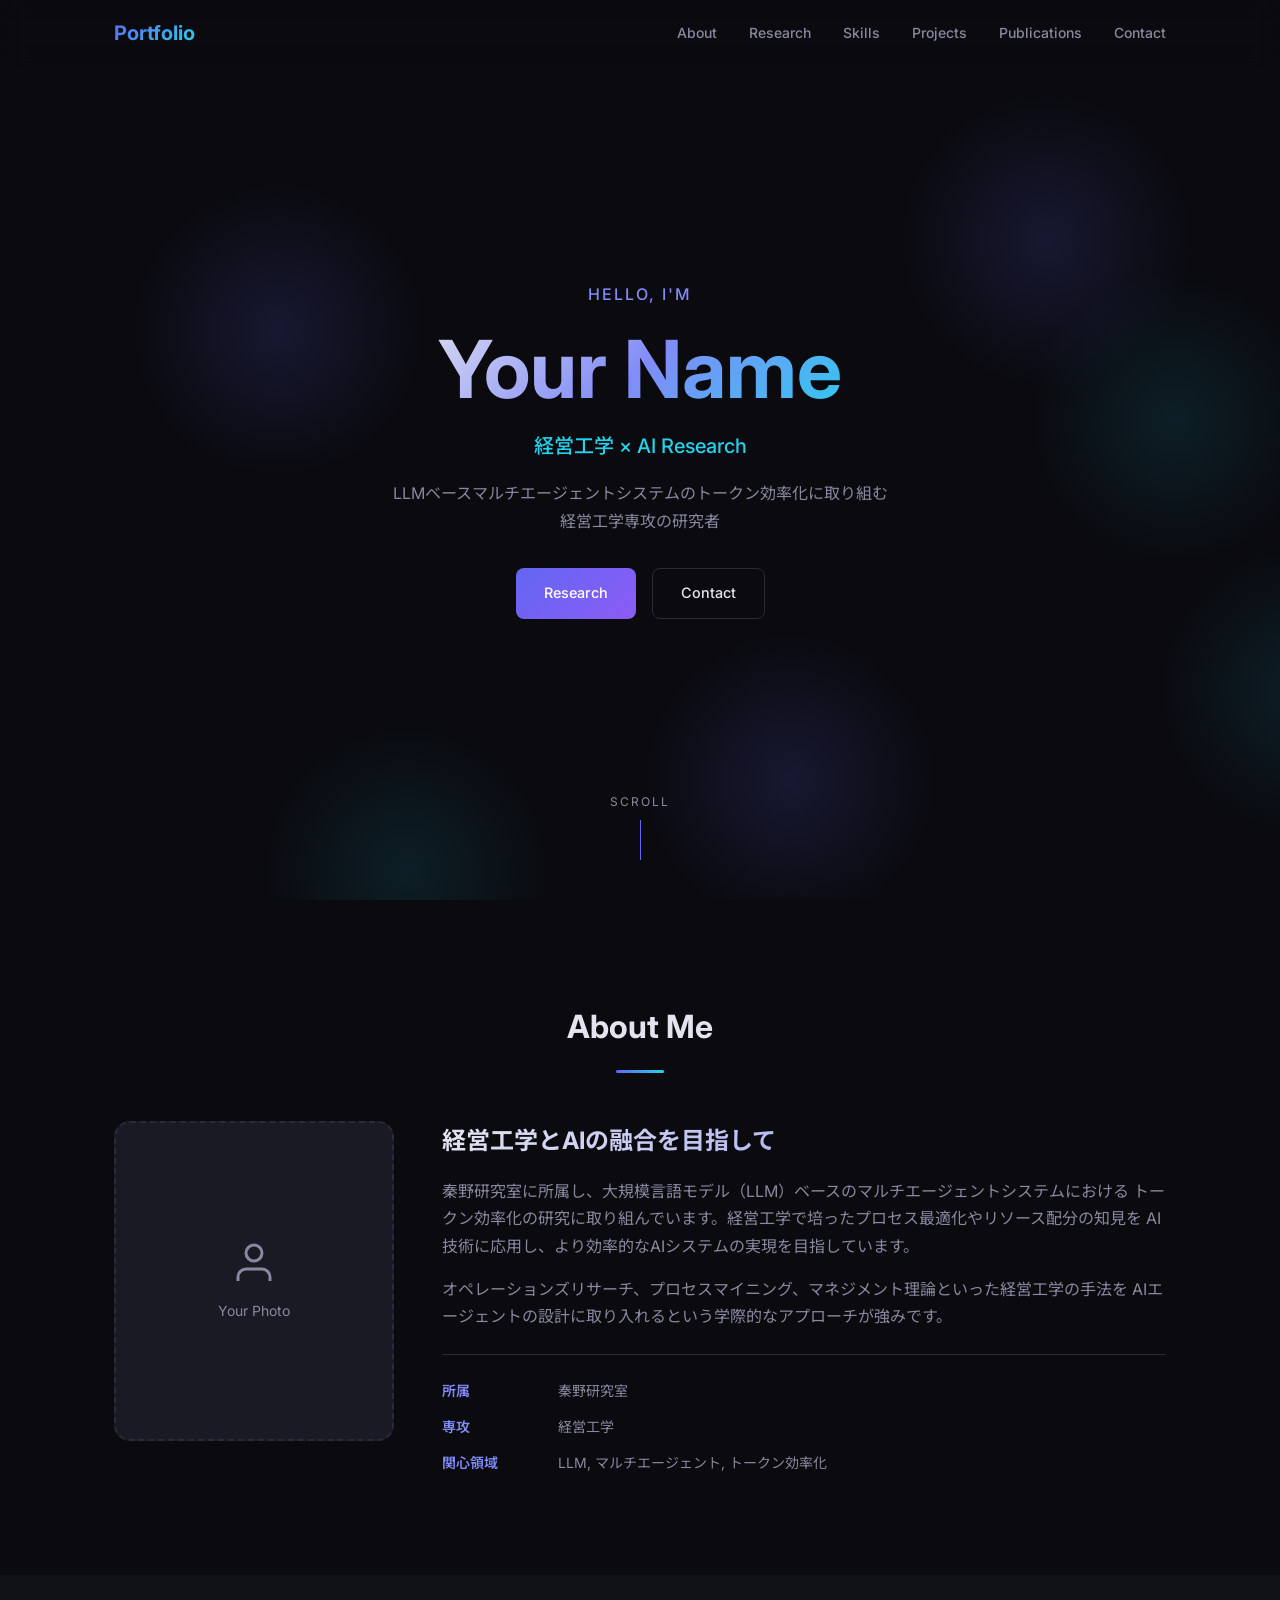
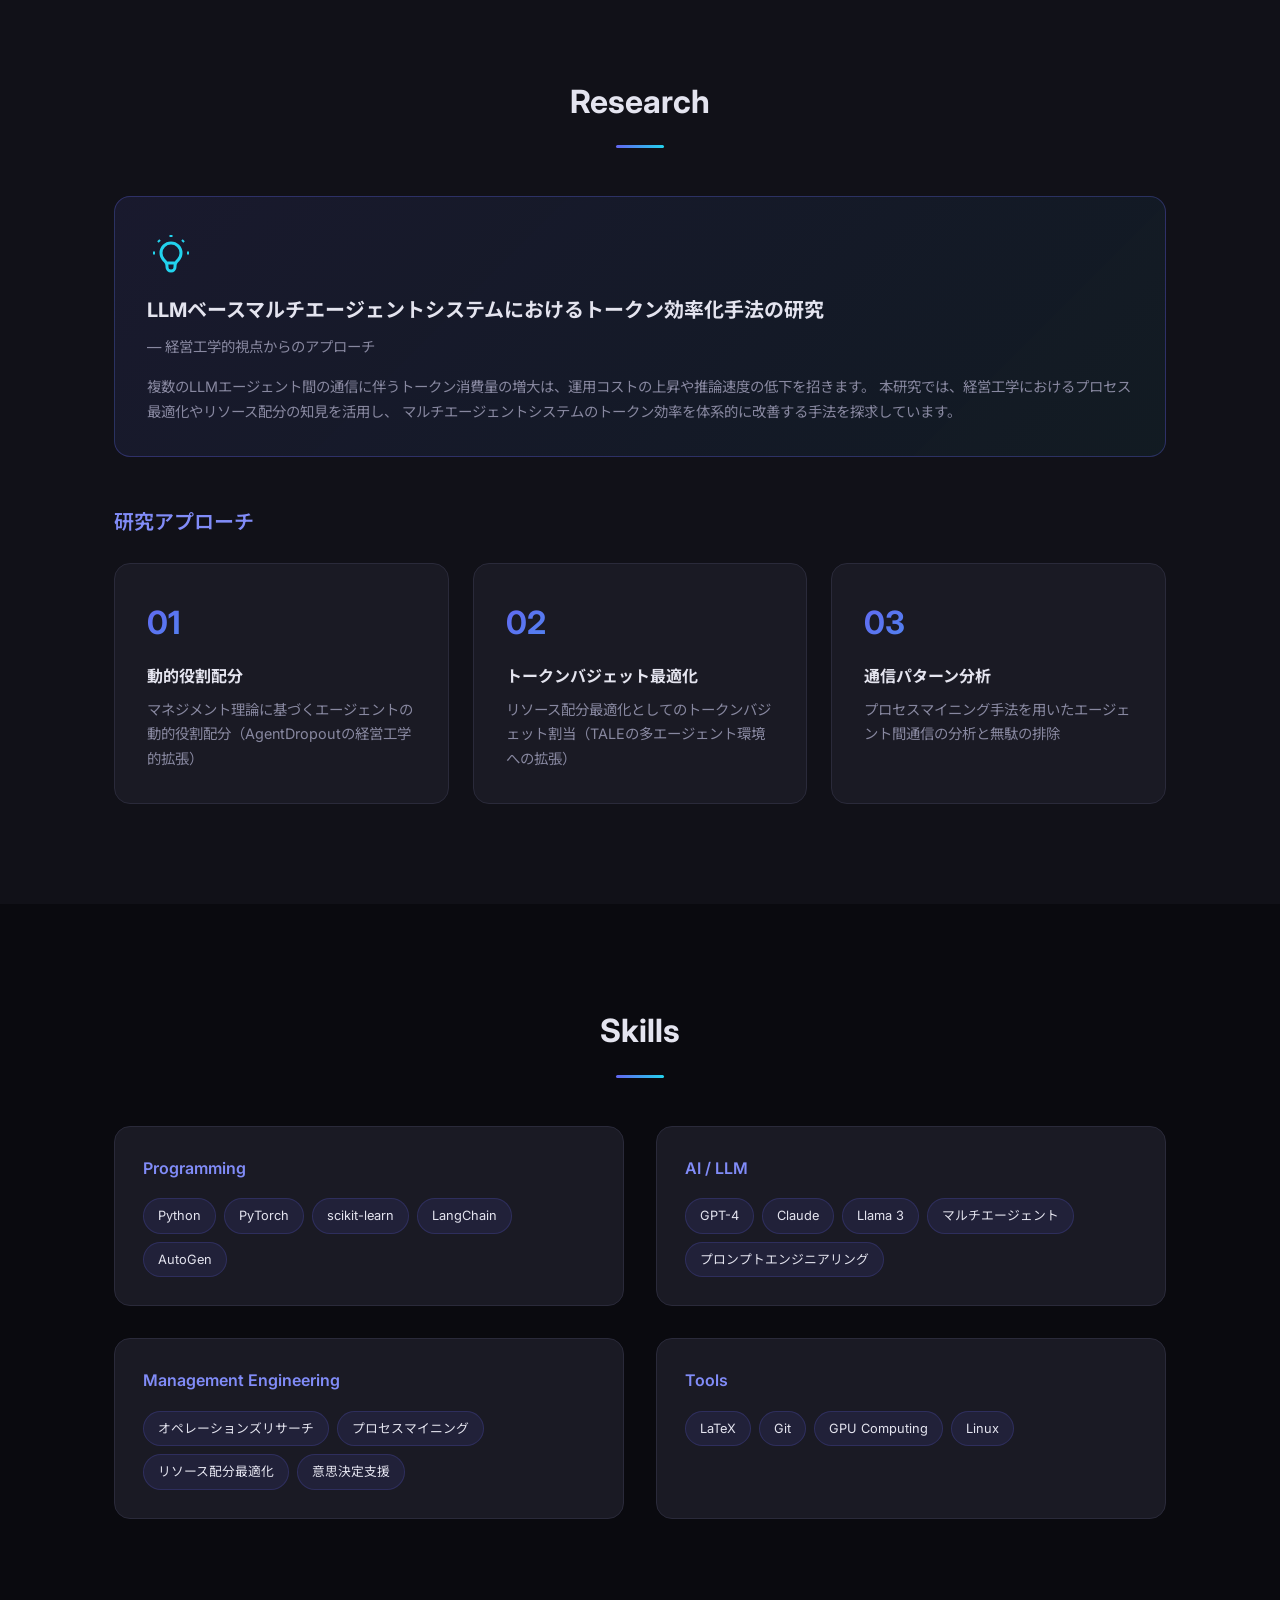
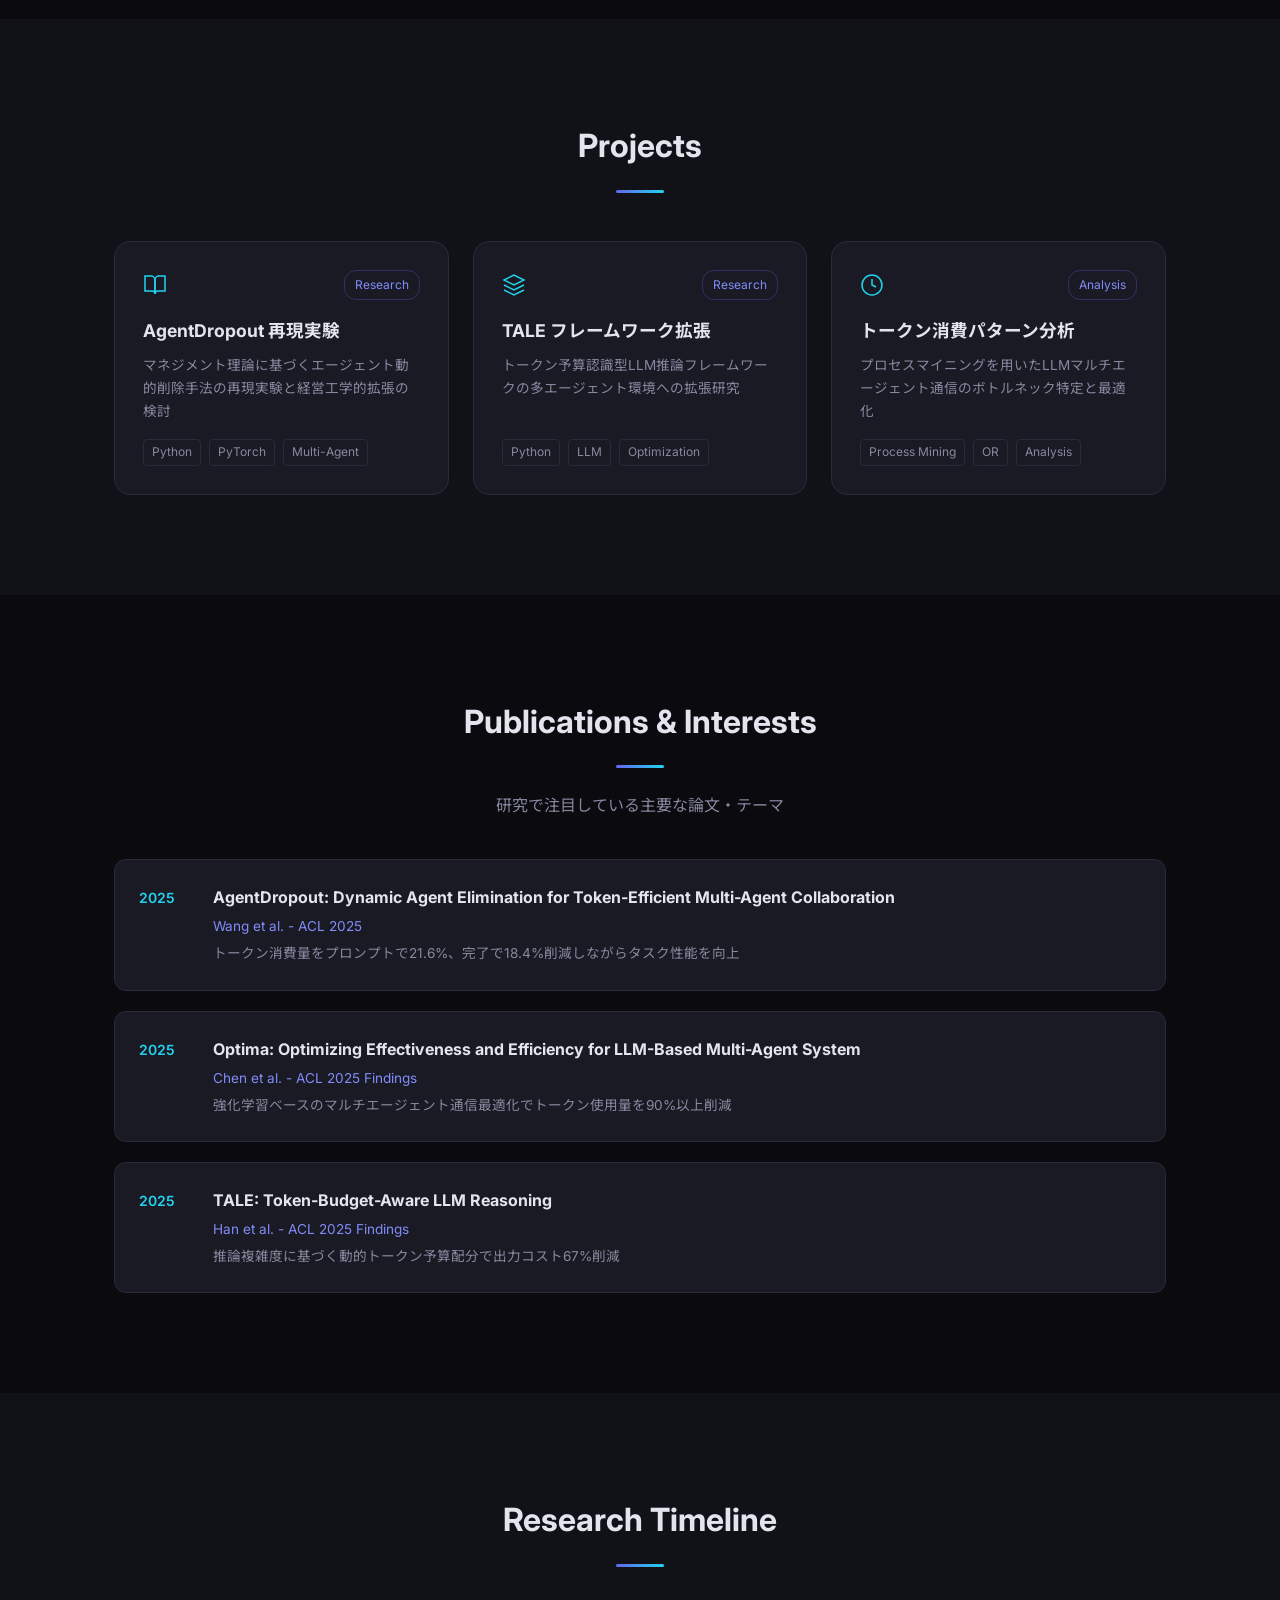
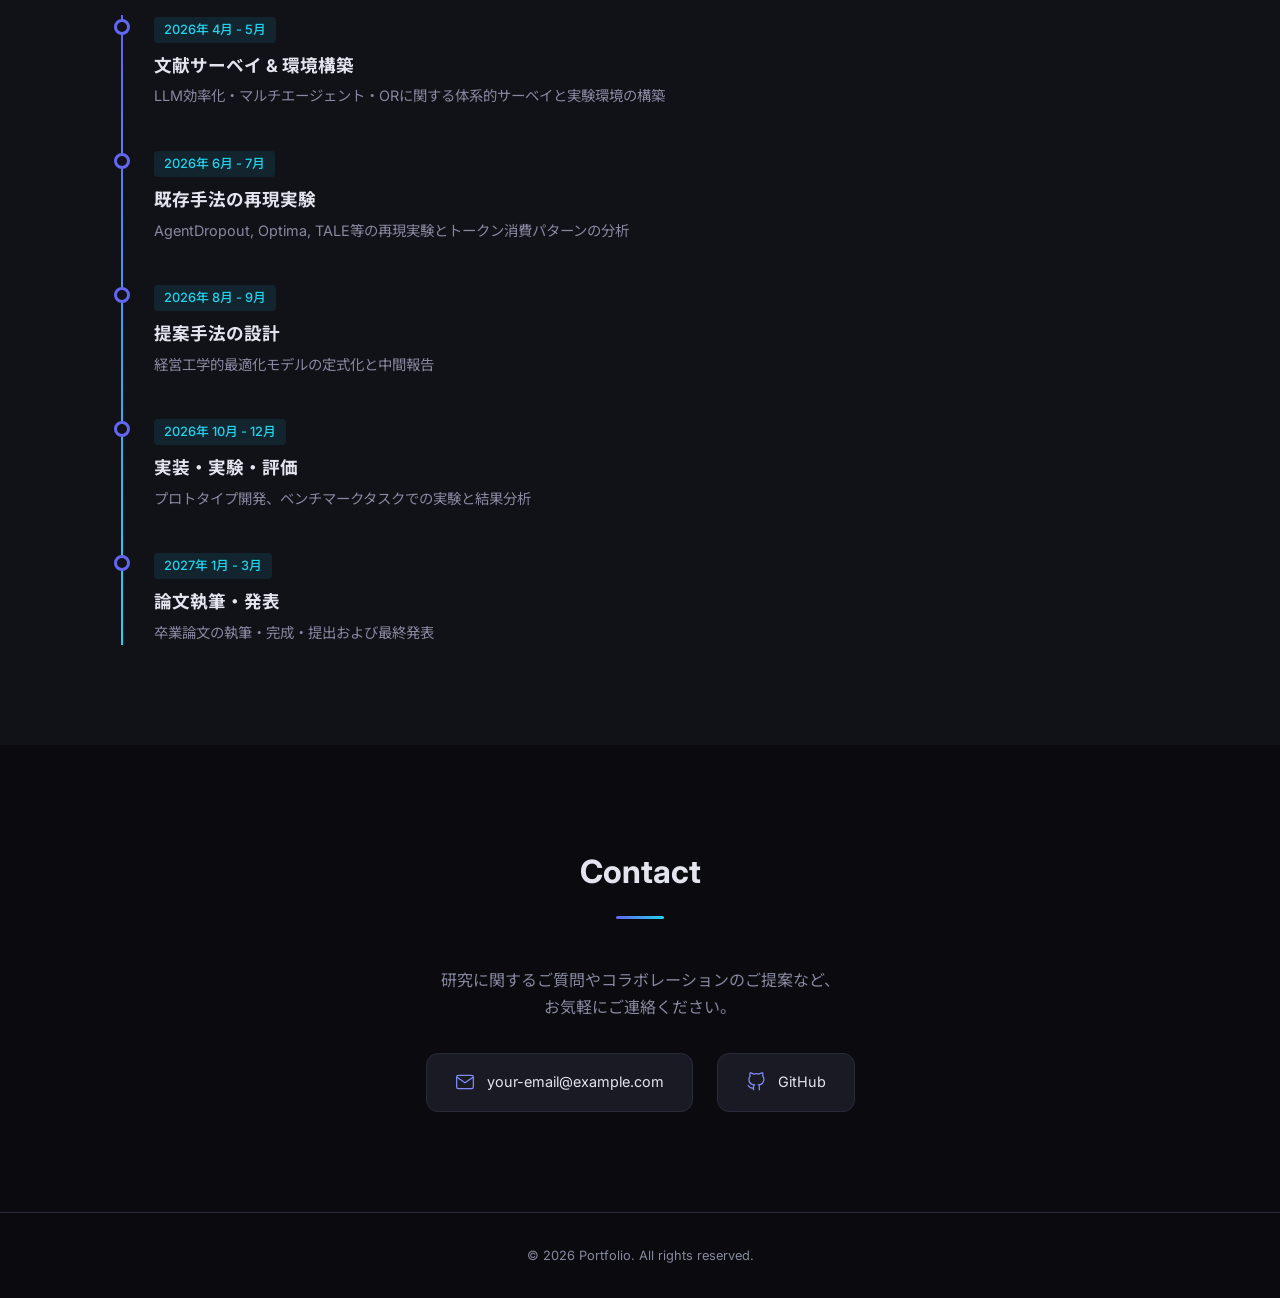
<file: index.html>
<!DOCTYPE html>
<html lang="ja">
<head>
  <meta charset="UTF-8">
  <meta name="viewport" content="width=device-width, initial-scale=1.0">
  <title>Portfolio | 経営工学 × AI研究</title>
  <link rel="preconnect" href="https://fonts.googleapis.com">
  <link rel="preconnect" href="https://fonts.gstatic.com" crossorigin>
  <link href="https://fonts.googleapis.com/css2?family=Noto+Sans+JP:wght@300;400;500;700&family=Inter:wght@300;400;500;600;700&display=swap" rel="stylesheet">
  <link rel="stylesheet" href="style.css">
</head>
<body>
  <!-- ナビゲーション -->
  <nav class="navbar" id="navbar">
    <div class="nav-container">
      <a href="#hero" class="nav-logo">Portfolio</a>
      <button class="nav-toggle" id="navToggle" aria-label="メニュー">
        <span></span><span></span><span></span>
      </button>
      <ul class="nav-menu" id="navMenu">
        <li><a href="#about" class="nav-link">About</a></li>
        <li><a href="#research" class="nav-link">Research</a></li>
        <li><a href="#skills" class="nav-link">Skills</a></li>
        <li><a href="#projects" class="nav-link">Projects</a></li>
        <li><a href="#publications" class="nav-link">Publications</a></li>
        <li><a href="#contact" class="nav-link">Contact</a></li>
      </ul>
    </div>
  </nav>

  <!-- ヒーローセクション -->
  <section class="hero" id="hero">
    <div class="hero-bg">
      <div class="particle" style="--x: 10%; --y: 20%; --duration: 6s; --delay: 0s;"></div>
      <div class="particle" style="--x: 80%; --y: 30%; --duration: 8s; --delay: 1s;"></div>
      <div class="particle" style="--x: 50%; --y: 70%; --duration: 7s; --delay: 2s;"></div>
      <div class="particle" style="--x: 20%; --y: 80%; --duration: 9s; --delay: 0.5s;"></div>
      <div class="particle" style="--x: 70%; --y: 10%; --duration: 5s; --delay: 1.5s;"></div>
      <div class="particle" style="--x: 90%; --y: 60%; --duration: 10s; --delay: 3s;"></div>
    </div>
    <div class="hero-content">
      <p class="hero-greeting">Hello, I'm</p>
      <h1 class="hero-name">Your Name</h1>
      <p class="hero-subtitle">経営工学 × AI Research</p>
      <p class="hero-description">
        LLMベースマルチエージェントシステムのトークン効率化に取り組む<br>
        経営工学専攻の研究者
      </p>
      <div class="hero-actions">
        <a href="#research" class="btn btn-primary">Research</a>
        <a href="#contact" class="btn btn-outline">Contact</a>
      </div>
    </div>
    <div class="scroll-indicator">
      <span>Scroll</span>
      <div class="scroll-line"></div>
    </div>
  </section>

  <!-- About セクション -->
  <section class="section" id="about">
    <div class="container">
      <h2 class="section-title">About Me</h2>
      <div class="about-grid">
        <div class="about-image">
          <div class="about-image-placeholder">
            <svg viewBox="0 0 24 24" fill="none" stroke="currentColor" stroke-width="1.5">
              <path d="M20 21v-2a4 4 0 0 0-4-4H8a4 4 0 0 0-4 4v2"/>
              <circle cx="12" cy="7" r="4"/>
            </svg>
            <span>Your Photo</span>
          </div>
        </div>
        <div class="about-content">
          <h3>経営工学とAIの融合を目指して</h3>
          <p>
            秦野研究室に所属し、大規模言語モデル（LLM）ベースのマルチエージェントシステムにおける
            トークン効率化の研究に取り組んでいます。経営工学で培ったプロセス最適化やリソース配分の知見を
            AI技術に応用し、より効率的なAIシステムの実現を目指しています。
          </p>
          <p>
            オペレーションズリサーチ、プロセスマイニング、マネジメント理論といった経営工学の手法を
            AIエージェントの設計に取り入れるという学際的なアプローチが強みです。
          </p>
          <div class="about-info">
            <div class="info-item">
              <span class="info-label">所属</span>
              <span class="info-value">秦野研究室</span>
            </div>
            <div class="info-item">
              <span class="info-label">専攻</span>
              <span class="info-value">経営工学</span>
            </div>
            <div class="info-item">
              <span class="info-label">関心領域</span>
              <span class="info-value">LLM, マルチエージェント, トークン効率化</span>
            </div>
          </div>
        </div>
      </div>
    </div>
  </section>

  <!-- Research セクション -->
  <section class="section section-alt" id="research">
    <div class="container">
      <h2 class="section-title">Research</h2>
      <div class="research-main">
        <div class="research-card research-card-featured">
          <div class="research-icon">
            <svg viewBox="0 0 24 24" fill="none" stroke="currentColor" stroke-width="1.5">
              <path d="M9.663 17h4.673M12 3v1m6.364 1.636l-.707.707M21 12h-1M4 12H3m3.343-5.657l-.707-.707m2.828 9.9a5 5 0 117.072 0l-.548.547A3.374 3.374 0 0014 18.469V19a2 2 0 11-4 0v-.531c0-.895-.356-1.754-.988-2.386l-.548-.547z"/>
            </svg>
          </div>
          <h3>LLMベースマルチエージェントシステムにおけるトークン効率化手法の研究</h3>
          <p class="research-subtitle">― 経営工学的視点からのアプローチ</p>
          <p>
            複数のLLMエージェント間の通信に伴うトークン消費量の増大は、運用コストの上昇や推論速度の低下を招きます。
            本研究では、経営工学におけるプロセス最適化やリソース配分の知見を活用し、
            マルチエージェントシステムのトークン効率を体系的に改善する手法を探求しています。
          </p>
        </div>
      </div>

      <h3 class="subsection-title">研究アプローチ</h3>
      <div class="research-grid">
        <div class="research-card">
          <div class="research-number">01</div>
          <h4>動的役割配分</h4>
          <p>マネジメント理論に基づくエージェントの動的役割配分（AgentDropoutの経営工学的拡張）</p>
        </div>
        <div class="research-card">
          <div class="research-number">02</div>
          <h4>トークンバジェット最適化</h4>
          <p>リソース配分最適化としてのトークンバジェット割当（TALEの多エージェント環境への拡張）</p>
        </div>
        <div class="research-card">
          <div class="research-number">03</div>
          <h4>通信パターン分析</h4>
          <p>プロセスマイニング手法を用いたエージェント間通信の分析と無駄の排除</p>
        </div>
      </div>
    </div>
  </section>

  <!-- Skills セクション -->
  <section class="section" id="skills">
    <div class="container">
      <h2 class="section-title">Skills</h2>
      <div class="skills-grid">
        <div class="skill-category">
          <h3>Programming</h3>
          <div class="skill-tags">
            <span class="skill-tag">Python</span>
            <span class="skill-tag">PyTorch</span>
            <span class="skill-tag">scikit-learn</span>
            <span class="skill-tag">LangChain</span>
            <span class="skill-tag">AutoGen</span>
          </div>
        </div>
        <div class="skill-category">
          <h3>AI / LLM</h3>
          <div class="skill-tags">
            <span class="skill-tag">GPT-4</span>
            <span class="skill-tag">Claude</span>
            <span class="skill-tag">Llama 3</span>
            <span class="skill-tag">マルチエージェント</span>
            <span class="skill-tag">プロンプトエンジニアリング</span>
          </div>
        </div>
        <div class="skill-category">
          <h3>Management Engineering</h3>
          <div class="skill-tags">
            <span class="skill-tag">オペレーションズリサーチ</span>
            <span class="skill-tag">プロセスマイニング</span>
            <span class="skill-tag">リソース配分最適化</span>
            <span class="skill-tag">意思決定支援</span>
          </div>
        </div>
        <div class="skill-category">
          <h3>Tools</h3>
          <div class="skill-tags">
            <span class="skill-tag">LaTeX</span>
            <span class="skill-tag">Git</span>
            <span class="skill-tag">GPU Computing</span>
            <span class="skill-tag">Linux</span>
          </div>
        </div>
      </div>
    </div>
  </section>

  <!-- Projects セクション -->
  <section class="section section-alt" id="projects">
    <div class="container">
      <h2 class="section-title">Projects</h2>
      <div class="projects-grid">
        <div class="project-card">
          <div class="project-header">
            <svg viewBox="0 0 24 24" fill="none" stroke="currentColor" stroke-width="1.5" class="project-icon">
              <path d="M2 3h6a4 4 0 014 4v14a3 3 0 00-3-3H2z"/><path d="M22 3h-6a4 4 0 00-4 4v14a3 3 0 013-3h7z"/>
            </svg>
            <span class="project-type">Research</span>
          </div>
          <h3>AgentDropout 再現実験</h3>
          <p>マネジメント理論に基づくエージェント動的削除手法の再現実験と経営工学的拡張の検討</p>
          <div class="project-tags">
            <span>Python</span><span>PyTorch</span><span>Multi-Agent</span>
          </div>
        </div>
        <div class="project-card">
          <div class="project-header">
            <svg viewBox="0 0 24 24" fill="none" stroke="currentColor" stroke-width="1.5" class="project-icon">
              <path d="M12 2L2 7l10 5 10-5-10-5z"/><path d="M2 17l10 5 10-5"/><path d="M2 12l10 5 10-5"/>
            </svg>
            <span class="project-type">Research</span>
          </div>
          <h3>TALE フレームワーク拡張</h3>
          <p>トークン予算認識型LLM推論フレームワークの多エージェント環境への拡張研究</p>
          <div class="project-tags">
            <span>Python</span><span>LLM</span><span>Optimization</span>
          </div>
        </div>
        <div class="project-card">
          <div class="project-header">
            <svg viewBox="0 0 24 24" fill="none" stroke="currentColor" stroke-width="1.5" class="project-icon">
              <circle cx="12" cy="12" r="10"/><path d="M12 6v6l4 2"/>
            </svg>
            <span class="project-type">Analysis</span>
          </div>
          <h3>トークン消費パターン分析</h3>
          <p>プロセスマイニングを用いたLLMマルチエージェント通信のボトルネック特定と最適化</p>
          <div class="project-tags">
            <span>Process Mining</span><span>OR</span><span>Analysis</span>
          </div>
        </div>
      </div>
    </div>
  </section>

  <!-- Publications セクション -->
  <section class="section" id="publications">
    <div class="container">
      <h2 class="section-title">Publications & Interests</h2>
      <p class="section-description">研究で注目している主要な論文・テーマ</p>
      <div class="publications-list">
        <div class="publication-item">
          <div class="pub-year">2025</div>
          <div class="pub-content">
            <h4>AgentDropout: Dynamic Agent Elimination for Token-Efficient Multi-Agent Collaboration</h4>
            <p class="pub-authors">Wang et al. - ACL 2025</p>
            <p class="pub-detail">トークン消費量をプロンプトで21.6%、完了で18.4%削減しながらタスク性能を向上</p>
          </div>
        </div>
        <div class="publication-item">
          <div class="pub-year">2025</div>
          <div class="pub-content">
            <h4>Optima: Optimizing Effectiveness and Efficiency for LLM-Based Multi-Agent System</h4>
            <p class="pub-authors">Chen et al. - ACL 2025 Findings</p>
            <p class="pub-detail">強化学習ベースのマルチエージェント通信最適化でトークン使用量を90%以上削減</p>
          </div>
        </div>
        <div class="publication-item">
          <div class="pub-year">2025</div>
          <div class="pub-content">
            <h4>TALE: Token-Budget-Aware LLM Reasoning</h4>
            <p class="pub-authors">Han et al. - ACL 2025 Findings</p>
            <p class="pub-detail">推論複雑度に基づく動的トークン予算配分で出力コスト67%削減</p>
          </div>
        </div>
      </div>
    </div>
  </section>

  <!-- Timeline セクション -->
  <section class="section section-alt" id="timeline">
    <div class="container">
      <h2 class="section-title">Research Timeline</h2>
      <div class="timeline">
        <div class="timeline-item">
          <div class="timeline-marker"></div>
          <div class="timeline-content">
            <span class="timeline-date">2026年 4月 - 5月</span>
            <h4>文献サーベイ & 環境構築</h4>
            <p>LLM効率化・マルチエージェント・ORに関する体系的サーベイと実験環境の構築</p>
          </div>
        </div>
        <div class="timeline-item">
          <div class="timeline-marker"></div>
          <div class="timeline-content">
            <span class="timeline-date">2026年 6月 - 7月</span>
            <h4>既存手法の再現実験</h4>
            <p>AgentDropout, Optima, TALE等の再現実験とトークン消費パターンの分析</p>
          </div>
        </div>
        <div class="timeline-item">
          <div class="timeline-marker"></div>
          <div class="timeline-content">
            <span class="timeline-date">2026年 8月 - 9月</span>
            <h4>提案手法の設計</h4>
            <p>経営工学的最適化モデルの定式化と中間報告</p>
          </div>
        </div>
        <div class="timeline-item">
          <div class="timeline-marker"></div>
          <div class="timeline-content">
            <span class="timeline-date">2026年 10月 - 12月</span>
            <h4>実装・実験・評価</h4>
            <p>プロトタイプ開発、ベンチマークタスクでの実験と結果分析</p>
          </div>
        </div>
        <div class="timeline-item">
          <div class="timeline-marker"></div>
          <div class="timeline-content">
            <span class="timeline-date">2027年 1月 - 3月</span>
            <h4>論文執筆・発表</h4>
            <p>卒業論文の執筆・完成・提出および最終発表</p>
          </div>
        </div>
      </div>
    </div>
  </section>

  <!-- Contact セクション -->
  <section class="section" id="contact">
    <div class="container">
      <h2 class="section-title">Contact</h2>
      <div class="contact-content">
        <p class="contact-description">
          研究に関するご質問やコラボレーションのご提案など、<br>
          お気軽にご連絡ください。
        </p>
        <div class="contact-links">
          <a href="mailto:your-email@example.com" class="contact-item">
            <svg viewBox="0 0 24 24" fill="none" stroke="currentColor" stroke-width="1.5">
              <path d="M4 4h16c1.1 0 2 .9 2 2v12c0 1.1-.9 2-2 2H4c-1.1 0-2-.9-2-2V6c0-1.1.9-2 2-2z"/>
              <polyline points="22,6 12,13 2,6"/>
            </svg>
            <span>your-email@example.com</span>
          </a>
          <a href="https://github.com/" class="contact-item" target="_blank" rel="noopener">
            <svg viewBox="0 0 24 24" fill="none" stroke="currentColor" stroke-width="1.5">
              <path d="M9 19c-5 1.5-5-2.5-7-3m14 6v-3.87a3.37 3.37 0 00-.94-2.61c3.14-.35 6.44-1.54 6.44-7A5.44 5.44 0 0020 4.77 5.07 5.07 0 0019.91 1S18.73.65 16 2.48a13.38 13.38 0 00-7 0C6.27.65 5.09 1 5.09 1A5.07 5.07 0 005 4.77a5.44 5.44 0 00-1.5 3.78c0 5.42 3.3 6.61 6.44 7A3.37 3.37 0 009 18.13V22"/>
            </svg>
            <span>GitHub</span>
          </a>
        </div>
      </div>
    </div>
  </section>

  <!-- フッター -->
  <footer class="footer">
    <div class="container">
      <p>&copy; 2026 Portfolio. All rights reserved.</p>
    </div>
  </footer>

  <script src="script.js"></script>
</body>
</html>
</file>
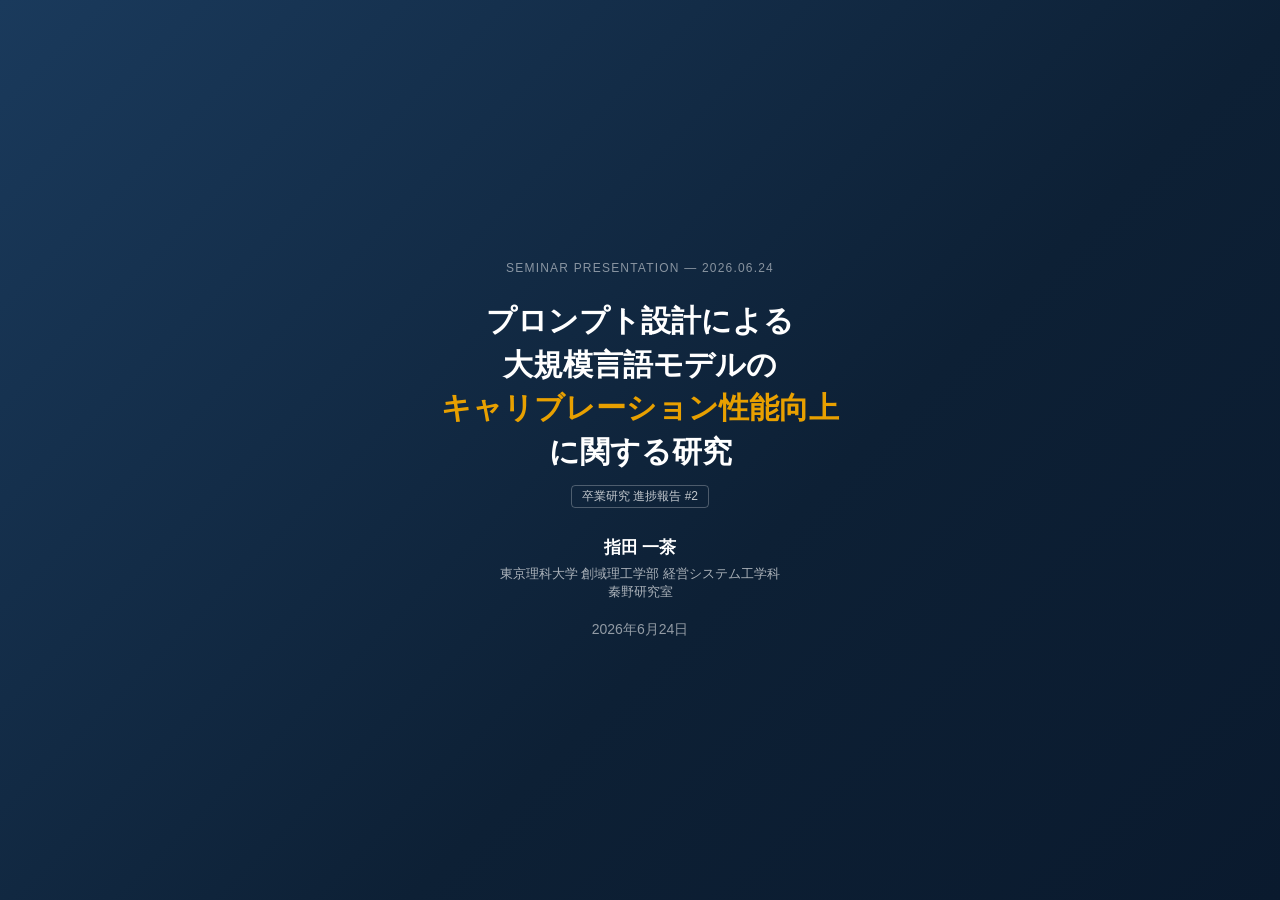
<file: research/presentations/2026-06-24-seminar.html>
<!DOCTYPE html>
<html lang="ja">
<head>
<meta charset="UTF-8">
<meta name="viewport" content="width=device-width, initial-scale=1.0">
<title>ゼミ発表 2026-06-24 | 指田一茶</title>
<style>
  * { box-sizing: border-box; margin: 0; padding: 0; }

  body {
    font-family: 'Hiragino Sans', 'Meiryo', 'Yu Gothic', sans-serif;
    background: #1a1a2e;
    color: #333;
    overflow: hidden;
  }

  /* ===== Slide container ===== */
  .slideshow {
    width: 100vw;
    height: 100vh;
    display: flex;
    flex-direction: column;
  }

  .slide {
    display: none;
    width: 100%;
    height: 100%;
    position: relative;
    background: #fff;
  }
  .slide.active { display: flex; flex-direction: column; }

  /* ===== Header bar ===== */
  .slide-header {
    background: #1a3a5c;
    color: #fff;
    padding: 10px 32px;
    font-size: 13px;
    display: flex;
    justify-content: space-between;
    align-items: center;
    flex-shrink: 0;
  }
  .slide-header .title { font-weight: 600; letter-spacing: 0.03em; }
  .slide-header .info { opacity: 0.75; font-size: 12px; }

  /* ===== Content area ===== */
  .slide-body {
    flex: 1;
    display: flex;
    flex-direction: column;
    padding: 36px 56px 28px;
    overflow: hidden;
  }

  h1.slide-title {
    font-size: 28px;
    color: #1a3a5c;
    border-bottom: 3px solid #e8a000;
    padding-bottom: 10px;
    margin-bottom: 24px;
    line-height: 1.3;
    flex-shrink: 0;
  }

  /* ===== Cover slide ===== */
  .slide.cover {
    background: linear-gradient(135deg, #1a3a5c 0%, #0d2035 60%, #0a1a2e 100%);
    color: #fff;
    justify-content: center;
    align-items: center;
    text-align: center;
  }
  .cover .meta { font-size: 13px; opacity: 0.65; margin-top: 6px; }
  .cover h1 {
    font-size: 30px;
    color: #fff;
    border-bottom: none;
    line-height: 1.45;
    max-width: 840px;
    margin-bottom: 0;
  }
  .cover .accent { color: #e8a000; }
  .cover .tag {
    display: inline-block;
    border: 1px solid rgba(255,255,255,0.35);
    border-radius: 4px;
    padding: 2px 10px;
    font-size: 12px;
    margin-top: 12px;
    opacity: 0.75;
  }
  .cover .presenter {
    margin-top: 28px;
    font-size: 17px;
    font-weight: 600;
  }
  .cover .affiliation { font-size: 13px; opacity: 0.65; margin-top: 6px; }
  .cover .date { font-size: 14px; opacity: 0.55; margin-top: 20px; }

  /* ===== TOC ===== */
  .toc-grid {
    display: grid;
    grid-template-columns: 1fr 1fr;
    gap: 14px;
    flex: 1;
  }
  .toc-item {
    background: #f4f7fb;
    border-left: 4px solid #1a3a5c;
    border-radius: 6px;
    padding: 14px 16px;
    display: flex;
    align-items: flex-start;
    gap: 12px;
  }
  .toc-item .num {
    font-size: 22px;
    font-weight: 800;
    color: #1a3a5c;
    opacity: 0.3;
    line-height: 1;
    flex-shrink: 0;
  }
  .toc-item .text { font-size: 14px; line-height: 1.5; color: #333; }
  .toc-item.highlight { border-left-color: #e8a000; background: #fff8ec; }
  .toc-item.highlight .num { color: #e8a000; opacity: 0.6; }

  /* ===== Section badge ===== */
  .section-badge {
    display: inline-block;
    background: #e8a000;
    color: #fff;
    font-size: 11px;
    font-weight: 700;
    padding: 2px 10px;
    border-radius: 20px;
    margin-bottom: 10px;
    letter-spacing: 0.05em;
  }
  .section-badge.blue { background: #1a3a5c; }
  .section-badge.green { background: #2a7d4f; }
  .section-badge.red { background: #c0392b; }

  /* ===== Cards ===== */
  .card-row {
    display: flex;
    gap: 16px;
    margin-bottom: 14px;
  }
  .card {
    background: #f4f7fb;
    border-radius: 8px;
    padding: 16px 18px;
    flex: 1;
    border-top: 4px solid #1a3a5c;
  }
  .card.yellow { border-top-color: #e8a000; }
  .card.green { border-top-color: #2a7d4f; }
  .card.red { border-top-color: #c0392b; }
  .card.gray { border-top-color: #888; background: #f9f9f9; }
  .card h3 { font-size: 13px; font-weight: 700; color: #1a3a5c; margin-bottom: 8px; }
  .card.yellow h3 { color: #b07800; }
  .card.green h3 { color: #2a7d4f; }
  .card.red h3 { color: #c0392b; }
  .card p, .card ul { font-size: 13px; line-height: 1.65; color: #444; }
  .card ul { padding-left: 16px; }
  .card ul li { margin-bottom: 3px; }

  /* ===== Table ===== */
  table {
    border-collapse: collapse;
    width: 100%;
    font-size: 13px;
  }
  th {
    background: #1a3a5c;
    color: #fff;
    padding: 9px 12px;
    text-align: left;
    font-weight: 600;
  }
  td {
    padding: 8px 12px;
    border-bottom: 1px solid #e5e9ef;
    vertical-align: top;
    line-height: 1.5;
  }
  tr:nth-child(even) td { background: #f7f9fc; }
  .badge {
    display: inline-block;
    background: #1a3a5c;
    color: #fff;
    font-size: 10px;
    padding: 1px 7px;
    border-radius: 10px;
    font-weight: 600;
  }
  .badge.gold { background: #e8a000; }
  .badge.green { background: #2a7d4f; }
  .badge.gray { background: #888; }

  /* ===== Progress items ===== */
  .progress-list {
    display: flex;
    flex-direction: column;
    gap: 10px;
  }
  .progress-item {
    display: flex;
    align-items: flex-start;
    gap: 14px;
    padding: 12px 16px;
    border-radius: 8px;
    background: #f4f7fb;
  }
  .progress-item.done { background: #eaf7f0; }
  .progress-item.todo { background: #f0f4ff; }
  .progress-icon { font-size: 20px; flex-shrink: 0; line-height: 1; }
  .progress-text h4 { font-size: 14px; font-weight: 700; color: #222; margin-bottom: 3px; }
  .progress-text p { font-size: 12px; color: #555; line-height: 1.5; }

  /* ===== Two column layout ===== */
  .two-col { display: flex; gap: 24px; flex: 1; }
  .col { flex: 1; }
  .col h3 { font-size: 14px; font-weight: 700; color: #1a3a5c; margin-bottom: 10px; border-bottom: 2px solid #e8a000; padding-bottom: 4px; }

  /* ===== Body text ===== */
  p.body { font-size: 14px; line-height: 1.8; color: #333; margin-bottom: 10px; }
  ul.body { font-size: 14px; line-height: 1.75; color: #333; padding-left: 20px; margin-bottom: 10px; }
  ul.body li { margin-bottom: 5px; }

  strong.hl { color: #1a3a5c; }
  strong.hl-o { color: #e8a000; }

  /* ===== Key point box ===== */
  .key-box {
    background: #fff8ec;
    border: 2px solid #e8a000;
    border-radius: 8px;
    padding: 14px 18px;
    margin-top: 14px;
    font-size: 14px;
    line-height: 1.7;
    color: #333;
  }
  .key-box::before {
    content: "▶ ";
    color: #e8a000;
    font-weight: 700;
  }

  /* ===== Code block ===== */
  .code-block {
    background: #1e2a3a;
    color: #a8d5f7;
    border-radius: 8px;
    padding: 14px 16px;
    font-family: 'Courier New', monospace;
    font-size: 12px;
    line-height: 1.7;
    white-space: pre-wrap;
    margin-top: 10px;
  }

  /* ===== Gantt ===== */
  .gantt { width: 100%; border-collapse: collapse; font-size: 12px; }
  .gantt th { background: #1a3a5c; color: #fff; padding: 7px 8px; text-align: center; font-weight: 600; font-size: 11px; }
  .gantt td { padding: 7px 10px; border-bottom: 1px solid #ddd; vertical-align: middle; }
  .gantt td:first-child { font-weight: 600; font-size: 13px; }
  .gantt .cell { text-align: center; font-size: 14px; }
  .gantt .done-bar { background: #2a7d4f22; }
  .gantt .active-bar { background: #e8a00022; }
  .gantt .plan-bar { background: #1a3a5c11; }
  .gantt .milestone { color: #c0392b; font-size: 11px; font-weight: 700; }

  /* ===== Landing points ===== */
  .landing-grid {
    display: grid;
    grid-template-columns: 1fr 1fr;
    gap: 14px;
    flex: 1;
  }
  .landing-card {
    border-radius: 8px;
    padding: 16px;
    border-left: 5px solid;
    background: #f8f9fc;
  }
  .landing-card.a { border-color: #2a7d4f; }
  .landing-card.b { border-color: #1a3a5c; }
  .landing-card.c { border-color: #e8a000; }
  .landing-card.d { border-color: #888; }
  .landing-card .label { font-size: 11px; font-weight: 700; letter-spacing: 0.05em; margin-bottom: 6px; }
  .landing-card.a .label { color: #2a7d4f; }
  .landing-card.b .label { color: #1a3a5c; }
  .landing-card.c .label { color: #b07800; }
  .landing-card.d .label { color: #666; }
  .landing-card h4 { font-size: 13px; font-weight: 700; color: #222; margin-bottom: 6px; }
  .landing-card p { font-size: 12px; color: #555; line-height: 1.6; }

  /* ===== Reference ===== */
  .ref-list { font-size: 12px; color: #444; line-height: 1.8; }
  .ref-list li { margin-bottom: 6px; }

  /* ===== Appendix ===== */
  .appendix-title {
    font-size: 11px;
    font-weight: 700;
    letter-spacing: 0.08em;
    color: #888;
    margin-bottom: 14px;
    text-transform: uppercase;
  }

  /* ===== Footer / nav ===== */
  .slide-footer {
    display: flex;
    justify-content: space-between;
    align-items: center;
    padding: 8px 56px;
    border-top: 1px solid #e5e9ef;
    font-size: 11px;
    color: #999;
    flex-shrink: 0;
    background: #fff;
  }
  .nav-btn {
    background: none;
    border: 1px solid #ccc;
    border-radius: 6px;
    padding: 4px 16px;
    cursor: pointer;
    font-size: 12px;
    color: #555;
    transition: 0.15s;
  }
  .nav-btn:hover { background: #f0f0f0; }
  .nav-btn:disabled { opacity: 0.3; cursor: default; }

  /* ===== Divider ===== */
  .divider { width: 100%; height: 1px; background: #e5e9ef; margin: 14px 0; }

  /* ===== Utility ===== */
  .mt8 { margin-top: 8px; }
  .mt14 { margin-top: 14px; }
  .small { font-size: 11px; color: #777; }
  .check { color: #2a7d4f; font-weight: 700; }
  .warn { color: #e8a000; font-weight: 700; }
  .note { color: #888; font-size: 12px; font-style: italic; }
</style>
</head>
<body>
<div class="slideshow" id="slideshow">

<!-- ============================================================ -->
<!-- SLIDE 1: 表紙 -->
<!-- ============================================================ -->
<div class="slide cover active">
  <div>
    <div style="font-size:12px; opacity:0.5; margin-bottom:24px; letter-spacing:0.1em;">SEMINAR PRESENTATION — 2026.06.24</div>
    <h1>プロンプト設計による<br>大規模言語モデルの<br><span class="accent">キャリブレーション性能向上</span><br>に関する研究</h1>
    <div class="tag">卒業研究 進捗報告 #2</div>
    <div class="presenter">指田 一茶</div>
    <div class="affiliation">東京理科大学 創域理工学部 経営システム工学科<br>秦野研究室</div>
    <div class="date">2026年6月24日</div>
  </div>
</div>

<!-- ============================================================ -->
<!-- SLIDE 2: 目次 -->
<!-- ============================================================ -->
<div class="slide">
  <div class="slide-header">
    <span class="title">プロンプト設計による LLM キャリブレーション性能向上に関する研究</span>
    <span class="info">指田一茶 ｜ 2026-06-24</span>
  </div>
  <div class="slide-body">
    <h1 class="slide-title">目次</h1>
    <div class="toc-grid">
      <div class="toc-item">
        <div class="num">1</div>
        <div class="text"><strong>直近の活動報告</strong><br><span style="color:#888;font-size:12px;">近況・環境変化のご報告</span></div>
      </div>
      <div class="toc-item">
        <div class="num">2</div>
        <div class="text"><strong>前回の振り返り</strong><br><span style="color:#888;font-size:12px;">テーマ・先行研究との差別化</span></div>
      </div>
      <div class="toc-item highlight">
        <div class="num">3</div>
        <div class="text"><strong>今回の研究進捗（主）</strong><br><span style="color:#888;font-size:12px;">評価指標 / データセット / 判定方法 / プロンプト設計</span></div>
      </div>
      <div class="toc-item highlight">
        <div class="num">4</div>
        <div class="text"><strong>今後の方向性・スケジュール</strong><br><span style="color:#888;font-size:12px;">予算 / 実験環境 / 着地地点の構想</span></div>
      </div>
    </div>
  </div>
  <div class="slide-footer">
    <button class="nav-btn" onclick="prevSlide()">← 前へ</button>
    <span id="page-2">2 / 17</span>
    <button class="nav-btn" onclick="nextSlide()">次へ →</button>
  </div>
</div>

<!-- ============================================================ -->
<!-- SLIDE 3: 直近の活動報告 -->
<!-- ============================================================ -->
<div class="slide">
  <div class="slide-header">
    <span class="title">プロンプト設計による LLM キャリブレーション性能向上に関する研究</span>
    <span class="info">指田一茶 ｜ 2026-06-24</span>
  </div>
  <div class="slide-body">
    <div class="section-badge">1. 直近の活動</div>
    <h1 class="slide-title">直近の活動報告</h1>
    <div class="progress-list">
      <div class="progress-item done">
        <div class="progress-icon">📝</div>
        <div class="progress-text">
          <h4>経営工学演習2の添削 — ありがとうございました</h4>
          <p>フィードバックを受け取りました。次回演習に活かします。</p>
        </div>
      </div>
      <div class="progress-item done">
        <div class="progress-icon">✅</div>
        <div class="progress-text">
          <h4>就職活動の終了（結果待ち）</h4>
          <p>内定の可否はまだですが、活動自体は完全終了しました。</p>
        </div>
      </div>
      <div class="progress-item done">
        <div class="progress-icon">🎯</div>
        <div class="progress-text">
          <h4>長期インターンの完全終了（全引き継ぎ完了）</h4>
          <p>研究の時間を最大限確保できる環境になりました。<br>
          これにより <strong>研究に専念できる体制が整いました</strong>。</p>
        </div>
      </div>
      <div class="progress-item todo">
        <div class="progress-icon">💬</div>
        <div class="progress-text">
          <h4>余談：学費確保のためのバイト情報 募集中</h4>
          <p>後期の学費分はまだ稼ぎ切れていないため、スキマ時間でできるバイトがあればご教示いただけると助かります。</p>
        </div>
      </div>
    </div>
  </div>
  <div class="slide-footer">
    <button class="nav-btn" onclick="prevSlide()">← 前へ</button>
    <span>3 / 17</span>
    <button class="nav-btn" onclick="nextSlide()">次へ →</button>
  </div>
</div>

<!-- ============================================================ -->
<!-- SLIDE 4: 前回の振り返り①：テーマ -->
<!-- ============================================================ -->
<div class="slide">
  <div class="slide-header">
    <span class="title">プロンプト設計による LLM キャリブレーション性能向上に関する研究</span>
    <span class="info">指田一茶 ｜ 2026-06-24</span>
  </div>
  <div class="slide-body">
    <div class="section-badge">2. 前回の振り返り</div>
    <h1 class="slide-title">研究テーマと Research Questions</h1>
    <div class="two-col" style="gap:28px;">
      <div class="col">
        <h3>研究テーマ</h3>
        <p class="body" style="font-size:15px; color:#1a3a5c; font-weight:700; line-height:1.5; border-left:4px solid #e8a000; padding-left:12px; margin-bottom:14px;">
          プロンプト設計による LLM の<br>キャリブレーション性能向上
        </p>
        <p class="body"><strong class="hl">キャリブレーション</strong>とは：<br>
        モデルが表明する確信度と実際の正答率の整合性</p>
        <p class="body" style="margin-top:10px;">良い例：「90%自信あり → 約90%正解」<br>
        悪い例：「95%自信あり → 実際は誤答が多い」</p>
        <div class="key-box" style="margin-top:10px; font-size:13px;">
          プロンプトの聞き方を変えるだけで<br>LLMは自分の実力をより正確に言えるようになるか？
        </div>
      </div>
      <div class="col">
        <h3>Research Questions</h3>
        <table style="font-size:12px;">
          <tr>
            <th style="width:45px;">RQ</th>
            <th>問い</th>
          </tr>
          <tr>
            <td><strong>RQ0</strong></td>
            <td>確信度は正答率と整合しているか？プロンプトで改善できるか？</td>
          </tr>
          <tr>
            <td><strong>RQ1</strong></td>
            <td>モデル間に差があるか？<span class="small">（GPT / Claude / Gemini / Swallow）</span></td>
          </tr>
          <tr>
            <td><strong>RQ2</strong></td>
            <td>ドメインによって差があるか？<span class="small">（数学 / 常識 / 知識 / 翻訳）</span></td>
          </tr>
          <tr>
            <td><strong>RQ3</strong></td>
            <td>プロンプト方式によって差があるか？<span class="small">（Verb.1S / Verb.2S / Ling.1S）</span></td>
          </tr>
          <tr>
            <td><strong>RQ4</strong></td>
            <td>日本語と英語で差があるか？</td>
          </tr>
        </table>
      </div>
    </div>
  </div>
  <div class="slide-footer">
    <button class="nav-btn" onclick="prevSlide()">← 前へ</button>
    <span>4 / 17</span>
    <button class="nav-btn" onclick="nextSlide()">次へ →</button>
  </div>
</div>

<!-- ============================================================ -->
<!-- SLIDE 5: 前回の振り返り②：先行研究との差別化 -->
<!-- ============================================================ -->
<div class="slide">
  <div class="slide-header">
    <span class="title">プロンプト設計による LLM キャリブレーション性能向上に関する研究</span>
    <span class="info">指田一茶 ｜ 2026-06-24</span>
  </div>
  <div class="slide-body">
    <div class="section-badge">2. 前回の振り返り</div>
    <h1 class="slide-title">先行研究と本研究の位置づけ</h1>
    <table>
      <tr>
        <th style="width:180px;">論文</th>
        <th>言語</th>
        <th>主な貢献</th>
        <th>本研究との関係</th>
      </tr>
      <tr>
        <td><strong>Tian et al. 2023</strong><br><span class="small">EMNLP</span></td>
        <td>英語</td>
        <td>Verbalized confidence が ECE を約50%改善</td>
        <td>手法の出発点・ベースライン</td>
      </tr>
      <tr>
        <td><strong>Xiong et al. 2024</strong><br><span class="small">ICLR</span></td>
        <td>英語</td>
        <td>5種のプロンプト戦略を体系的に比較</td>
        <td>プロンプト設計の参照元</td>
      </tr>
      <tr>
        <td><strong>MlingConf 2025</strong><br><span class="small">ACL Findings</span></td>
        <td>英・中・仏・タイ・<strong>日</strong></td>
        <td>多言語で verbalized confidence を比較。英語が最優秀</td>
        <td>最近傍の先行研究。日本語単独の詳細分析はない</td>
      </tr>
      <tr style="background:#eaf7f0;">
        <td><strong>本研究</strong></td>
        <td><strong>日本語（＋英語比較）</strong></td>
        <td>日本語特化・4ドメイン・3プロンプト方式・4モデルを交差分析</td>
        <td><span class="badge green">新規性</span> 日本語に特化した初の体系的 calibration 研究</td>
      </tr>
    </table>
    <div class="key-box" style="margin-top:16px;">
      日本語タスクに特化したキャリブレーション研究はまだ存在しない — これが本研究のギャップ
    </div>
  </div>
  <div class="slide-footer">
    <button class="nav-btn" onclick="prevSlide()">← 前へ</button>
    <span>5 / 17</span>
    <button class="nav-btn" onclick="nextSlide()">次へ →</button>
  </div>
</div>

<!-- ============================================================ -->
<!-- SLIDE 6: 評価指標の決定 -->
<!-- ============================================================ -->
<div class="slide">
  <div class="slide-header">
    <span class="title">プロンプト設計による LLM キャリブレーション性能向上に関する研究</span>
    <span class="info">指田一茶 ｜ 2026-06-24</span>
  </div>
  <div class="slide-body">
    <div class="section-badge">3. 今回の進捗</div>
    <h1 class="slide-title">① 評価指標の調査と決定</h1>
    <p class="body" style="margin-bottom:14px;">10種類の候補指標を比較検討し、3指標を採用。</p>
    <div class="card-row" style="margin-bottom:0;">
      <div class="card yellow">
        <h3>主指標：ECE（Expected Calibration Error）</h3>
        <p><strong>定義</strong>：確信度と正答率のズレの重み付き平均（M=10ビン）<br>
        <strong>採用理由</strong>：Tian 2023 / Xiong 2024 と同一指標で直接比較可能<br>
        <strong>判断基準</strong>：低いほど良い（完全キャリブレーション＝0）</p>
      </div>
      <div class="card">
        <h3>副指標：Brier Score</h3>
        <p><strong>定義</strong>：確信度と正誤ラベルの二乗誤差の平均<br>
        <strong>採用理由</strong>：Proper Scoring Rule（理論的保証あり）。ECEはビン数依存<br>
        <strong>補足</strong>：Murphy分解でキャリブレーション誤差と識別能力を分離</p>
      </div>
      <div class="card green">
        <h3>補助指標：AUROC</h3>
        <p><strong>定義</strong>：高確信度の回答が実際に正解しやすいか（識別能力）<br>
        <strong>採用理由</strong>：ECEと直交する性質（相関≈0）。失敗予測の評価に<br>
        <strong>用途</strong>：Xiong 2024でも使用。calibrationと独立した側面を評価</p>
      </div>
    </div>
    <div class="divider" style="margin:14px 0 10px;"></div>
    <div style="display:flex; gap:16px;">
      <div style="flex:1; background:#f4f7fb; border-radius:6px; padding:12px 14px;">
        <p style="font-size:12px; color:#1a3a5c; font-weight:700; margin-bottom:4px;">なぜECEだけでは不十分か</p>
        <p style="font-size:12px; color:#555;">ECEはビン分割に依存し、Proper Scoring Ruleではない。
        Brier Scoreとセットで報告することで結論の頑健性を確保する。</p>
      </div>
      <div style="flex:1; background:#f4f7fb; border-radius:6px; padding:12px 14px;">
        <p style="font-size:12px; color:#1a3a5c; font-weight:700; margin-bottom:4px;">可視化：Reliability Diagram</p>
        <p style="font-size:12px; color:#555;">全条件で作成。対角線（＝完全キャリブレーション）からの乖離を
        一目で確認できる。論文Figureに必ず含める。</p>
      </div>
    </div>
  </div>
  <div class="slide-footer">
    <button class="nav-btn" onclick="prevSlide()">← 前へ</button>
    <span>6 / 17</span>
    <button class="nav-btn" onclick="nextSlide()">次へ →</button>
  </div>
</div>

<!-- ============================================================ -->
<!-- SLIDE 7: データセット選定 -->
<!-- ============================================================ -->
<div class="slide">
  <div class="slide-header">
    <span class="title">プロンプト設計による LLM キャリブレーション性能向上に関する研究</span>
    <span class="info">指田一茶 ｜ 2026-06-24</span>
  </div>
  <div class="slide-body">
    <div class="section-badge">3. 今回の進捗</div>
    <h1 class="slide-title">② 使用データセットの選定</h1>
    <table style="margin-bottom:14px;">
      <tr>
        <th>ドメイン</th>
        <th>データセット</th>
        <th>問数</th>
        <th>形式</th>
        <th>英語対応 (RQ4)</th>
      </tr>
      <tr>
        <td>数学</td>
        <td><strong>MGSM</strong><br><span class="small">GSM8Kの日本語版</span></td>
        <td><span class="badge gold">250問</span></td>
        <td>自由回答（数値）</td>
        <td>GSM8K（同一問題の翻訳ペア）</td>
      </tr>
      <tr>
        <td>常識QA</td>
        <td><strong>JCommonsenseQA</strong></td>
        <td><span class="badge gold">250問</span></td>
        <td>5択選択肢</td>
        <td>CommonsenseQA（同設計・異問題）</td>
      </tr>
      <tr>
        <td>知識QA</td>
        <td><strong>JMMLU</strong><br><span class="small">日本史等4科目</span></td>
        <td><span class="badge gold">250問</span></td>
        <td>4択選択肢</td>
        <td>MMLU（翻訳部分で同一問題比較）</td>
      </tr>
      <tr>
        <td>翻訳</td>
        <td><strong>FLORES-200</strong><br><span class="small">日→英</span></td>
        <td><span class="badge gold">250問</span></td>
        <td>翻訳文生成</td>
        <td>FLORES-200 英→日（方向変更）</td>
      </tr>
    </table>
    <div class="key-box" style="font-size:13px;">
      <strong>250問/ドメインの根拠</strong>：ECE（10ビン）で各ビン平均25問を確保するために必要な最低サンプル数。
      旧計画（25問/ドメイン）は統計的に不十分だった（Roelofs et al. 2022）。<br>
      合計：4ドメイン × 250問 ＝ <strong>1,000問</strong>
    </div>
  </div>
  <div class="slide-footer">
    <button class="nav-btn" onclick="prevSlide()">← 前へ</button>
    <span>7 / 17</span>
    <button class="nav-btn" onclick="nextSlide()">次へ →</button>
  </div>
</div>

<!-- ============================================================ -->
<!-- SLIDE 8: 正答判定方法 -->
<!-- ============================================================ -->
<div class="slide">
  <div class="slide-header">
    <span class="title">プロンプト設計による LLM キャリブレーション性能向上に関する研究</span>
    <span class="info">指田一茶 ｜ 2026-06-24</span>
  </div>
  <div class="slide-body">
    <div class="section-badge">3. 今回の進捗</div>
    <h1 class="slide-title">③ 正答判定方法の確立</h1>
    <table style="margin-bottom:14px;">
      <tr>
        <th>ドメイン</th>
        <th>主判定方法</th>
        <th>判定基準</th>
        <th>補助</th>
      </tr>
      <tr>
        <td>数学（MGSM）</td>
        <td>正規化完全一致</td>
        <td>抽出数値 ＝＝ 正解数値</td>
        <td>—</td>
      </tr>
      <tr>
        <td>常識（JCommonsenseQA）</td>
        <td>選択肢ラベル一致</td>
        <td>出力ラベル ＝＝ 正解ラベル</td>
        <td>—</td>
      </tr>
      <tr>
        <td>知識（JMMLU）</td>
        <td>選択肢ラベル一致</td>
        <td>出力ラベル ＝＝ 正解ラベル</td>
        <td>—</td>
      </tr>
      <tr>
        <td>翻訳（FLORES-200）</td>
        <td><strong>COMETスコア閾値</strong></td>
        <td>COMET ≥ θ<br><span class="small">50文の人手評価でF1最大化して決定</span></td>
        <td>LLM-as-a-Judge（境界サンプル検証のみ）</td>
      </tr>
    </table>
    <div class="two-col">
      <div class="col">
        <h3>なぜ翻訳のみ特別な判定が必要か</h3>
        <ul class="body" style="font-size:13px;">
          <li>翻訳は「完全一致」が成立しない（正解が複数存在）</li>
          <li>BLEUは人間評価との相関が低い（WMT22: 70.8% vs COMET 83.9%）</li>
          <li>COMETは再現性・自動判定が可能</li>
        </ul>
      </div>
      <div class="col">
        <h3>LLM-as-a-Judge を主判定に使わない理由</h3>
        <ul class="body" style="font-size:13px;">
          <li><strong>位置バイアス</strong>：並べ方で35%も結果が変わる</li>
          <li><strong>多数決回避</strong>：正解が多い側に引っ張られる</li>
          <li><strong>再現性の問題</strong>：モデル・バージョンで変化</li>
          <li>→ 検証ツールとしてのみ使用</li>
        </ul>
      </div>
    </div>
  </div>
  <div class="slide-footer">
    <button class="nav-btn" onclick="prevSlide()">← 前へ</button>
    <span>8 / 17</span>
    <button class="nav-btn" onclick="nextSlide()">次へ →</button>
  </div>
</div>

<!-- ============================================================ -->
<!-- SLIDE 9: プロンプト設計 概要 -->
<!-- ============================================================ -->
<div class="slide">
  <div class="slide-header">
    <span class="title">プロンプト設計による LLM キャリブレーション性能向上に関する研究</span>
    <span class="info">指田一茶 ｜ 2026-06-24</span>
  </div>
  <div class="slide-body">
    <div class="section-badge">3. 今回の進捗</div>
    <h1 class="slide-title">④ プロンプトの設計（RQ3の比較条件）</h1>
    <div class="card-row">
      <div class="card yellow">
        <h3>Verb.1S — 同時出力型</h3>
        <p style="font-size:12px; color:#555; margin-bottom:8px;">回答と確信度を一度にまとめて出力させる。最もシンプルな方法。</p>
        <div style="background:#1e2a3a; color:#a8d5f7; border-radius:6px; padding:10px; font-family:monospace; font-size:11px; line-height:1.6;">
問題: {question}<br><br>
回答: [数値のみ]<br>
確信度: [0.0〜1.0の数値]
        </div>
        <p style="font-size:11px; color:#888; margin-top:6px;">対応：Xiong 2024 Vanilla / Tian 2023 numeric</p>
      </div>
      <div class="card">
        <h3>Verb.2S — 二段階型</h3>
        <p style="font-size:12px; color:#555; margin-bottom:8px;">Turn 1で回答 → Turn 2で「その回答が正しい確率は？」と追加質問。</p>
        <div style="background:#1e2a3a; color:#a8d5f7; border-radius:6px; padding:10px; font-family:monospace; font-size:11px; line-height:1.6;">
[Turn 1] 問題に回答<br>
→ 回答: {answer}<br><br>
[Turn 2]「{answer}」が<br>正しい確率は？<br>
→ 確信度: [0.0〜1.0]
        </div>
        <p style="font-size:11px; color:#888; margin-top:6px;">対応：Xiong 2024 Self-Probing / Tian 2023 Two-Stage</p>
      </div>
      <div class="card green">
        <h3>Ling.1S — 言語表現型</h3>
        <p style="font-size:12px; color:#555; margin-bottom:8px;">数値でなく言語表現で確信度を出力。事後的に数値にマッピング。</p>
        <div style="background:#1e2a3a; color:#a8d5f7; border-radius:6px; padding:10px; font-family:monospace; font-size:11px; line-height:1.6;">
・ほぼ確実 → 0.95<br>
・かなり自信がある → 0.80<br>
・どちらともいえない → 0.50<br>
・あまり自信がない → 0.25<br>
・ほとんどわからない → 0.05
        </div>
        <p style="font-size:11px; color:#888; margin-top:6px;">対応：Tian 2023 Linguistic。ラウンドナンバー問題を回避</p>
      </div>
    </div>
    <div class="key-box" style="font-size:13px;">
      全4ドメイン × 日英のテンプレートを設計完了。CoTは独立条件にしない（過信助長リスク・正答率への交絡効果のため）。
    </div>
  </div>
  <div class="slide-footer">
    <button class="nav-btn" onclick="prevSlide()">← 前へ</button>
    <span>9 / 17</span>
    <button class="nav-btn" onclick="nextSlide()">次へ →</button>
  </div>
</div>

<!-- ============================================================ -->
<!-- SLIDE 10: 今回の進捗サマリ -->
<!-- ============================================================ -->
<div class="slide">
  <div class="slide-header">
    <span class="title">プロンプト設計による LLM キャリブレーション性能向上に関する研究</span>
    <span class="info">指田一茶 ｜ 2026-06-24</span>
  </div>
  <div class="slide-body">
    <div class="section-badge">3. 今回の進捗</div>
    <h1 class="slide-title">進捗まとめ：実験設計が確定</h1>
    <div class="progress-list">
      <div class="progress-item done">
        <div class="progress-icon">✅</div>
        <div class="progress-text">
          <h4>評価指標：ECE（主）＋ Brier Score（副）＋ AUROC（補助）</h4>
          <p>10種類の候補から論文根拠で3指標を選定。Reliability Diagramも作成予定。</p>
        </div>
      </div>
      <div class="progress-item done">
        <div class="progress-icon">✅</div>
        <div class="progress-text">
          <h4>データセット：4ドメイン × 250問 ＝ 1,000問（HuggingFace公開データ）</h4>
          <p>MGSM / JCommonsenseQA / JMMLU / FLORES-200。RQ4用英語対応も確定。</p>
        </div>
      </div>
      <div class="progress-item done">
        <div class="progress-icon">✅</div>
        <div class="progress-text">
          <h4>正答判定：完全一致（数学・MC） ＋ COMETスコア閾値（翻訳）</h4>
          <p>翻訳のみCOMETを使用。LLM-as-a-Judgeは補助的な検証手段として限定使用。</p>
        </div>
      </div>
      <div class="progress-item done">
        <div class="progress-icon">✅</div>
        <div class="progress-text">
          <h4>プロンプト設計：Verb.1S / Verb.2S / Ling.1S の3条件</h4>
          <p>全ドメイン × 日英のテンプレートを論文根拠（6論文）に基づいて確定。</p>
        </div>
      </div>
    </div>
    <div class="key-box" style="font-size:13px; margin-top:8px;">
      → 実験設計フェーズ完了。次のフェーズは実験環境構築・パイロット実験へ。
    </div>
  </div>
  <div class="slide-footer">
    <button class="nav-btn" onclick="prevSlide()">← 前へ</button>
    <span>10 / 17</span>
    <button class="nav-btn" onclick="nextSlide()">次へ →</button>
  </div>
</div>

<!-- ============================================================ -->
<!-- SLIDE 11: 予算見積もり -->
<!-- ============================================================ -->
<div class="slide">
  <div class="slide-header">
    <span class="title">プロンプト設計による LLM キャリブレーション性能向上に関する研究</span>
    <span class="info">指田一茶 ｜ 2026-06-24</span>
  </div>
  <div class="slide-body">
    <div class="section-badge blue">4. 今後の方向性</div>
    <h1 class="slide-title">予算見積もり（確定版）</h1>
    <div class="two-col">
      <div class="col">
        <h3>API費用の試算</h3>
        <table style="font-size:12px;">
          <tr>
            <th>実験</th>
            <th>コール数</th>
            <th>概算費用</th>
          </tr>
          <tr>
            <td>実験1（基本calibration）<br><span class="small">4モデル × 1,000問 × 1条件</span></td>
            <td>4,000</td>
            <td>¥5,000〜8,000</td>
          </tr>
          <tr>
            <td>実験2（プロンプト比較）<br><span class="small">4モデル × 1,000問 × 3条件</span></td>
            <td>12,000</td>
            <td>¥15,000〜24,000</td>
          </tr>
          <tr>
            <td>実験3（日英比較）<br><span class="small">4モデル × 1,000問（英語）</span></td>
            <td>4,000</td>
            <td>¥5,000〜8,000</td>
          </tr>
          <tr style="background:#eaf7f0; font-weight:700;">
            <td>合計</td>
            <td>20,000</td>
            <td>¥25,000〜40,000</td>
          </tr>
        </table>
      </div>
      <div class="col">
        <h3>年間予算との対比</h3>
        <div class="card" style="margin-bottom:12px;">
          <h3>研究室予算枠</h3>
          <p style="font-size:20px; font-weight:800; color:#1a3a5c;">¥50,000</p>
          <p style="font-size:12px;">年間。API費用はこの枠内で収まる見込み。</p>
        </div>
        <div class="card yellow">
          <h3>コスト削減策（実装済み）</h3>
          <ul style="font-size:12px; padding-left:16px; color:#444;">
            <li>パイロット実験で出力形式を事前確認</li>
            <li>温度0（再試行コスト削減）</li>
            <li>実験3は省略可能フラグ</li>
          </ul>
        </div>
      </div>
    </div>
  </div>
  <div class="slide-footer">
    <button class="nav-btn" onclick="prevSlide()">← 前へ</button>
    <span>11 / 17</span>
    <button class="nav-btn" onclick="nextSlide()">次へ →</button>
  </div>
</div>

<!-- ============================================================ -->
<!-- SLIDE 12: 実験環境構築 -->
<!-- ============================================================ -->
<div class="slide">
  <div class="slide-header">
    <span class="title">プロンプト設計による LLM キャリブレーション性能向上に関する研究</span>
    <span class="info">指田一茶 ｜ 2026-06-24</span>
  </div>
  <div class="slide-body">
    <div class="section-badge blue">4. 今後の方向性</div>
    <h1 class="slide-title">実験環境構築（7月中間発表前に完了予定）</h1>
    <div class="card-row">
      <div class="card">
        <h3>データ取得・整備</h3>
        <ul style="font-size:12px; padding-left:16px; color:#444; line-height:1.7;">
          <li>HuggingFace datasets で各データセット取得</li>
          <li>正解ラベル付きCSVの整備</li>
          <li>各ドメイン250問のサンプリング</li>
        </ul>
      </div>
      <div class="card yellow">
        <h3>API問い合わせスクリプト</h3>
        <ul style="font-size:12px; padding-left:16px; color:#444; line-height:1.7;">
          <li>OpenAI / Anthropic / Google API対応</li>
          <li>3条件のプロンプトを一括実行</li>
          <li>出力をCSV保存（回答・確信度・生テキスト）</li>
          <li>Verb.2Sの会話セッション管理</li>
        </ul>
      </div>
      <div class="card green">
        <h3>評価・可視化スクリプト</h3>
        <ul style="font-size:12px; padding-left:16px; color:#444; line-height:1.7;">
          <li>正答判定の自動化（正規表現・COMET）</li>
          <li>ECE / Brier Score / AUROC の計算</li>
          <li>Reliability Diagram の生成</li>
          <li>netcal ライブラリ活用</li>
        </ul>
      </div>
    </div>
    <div class="divider"></div>
    <div class="progress-list" style="gap:8px;">
      <div class="progress-item todo">
        <div class="progress-icon">🔧</div>
        <div class="progress-text">
          <h4>パイロット実験（各ドメイン10問）</h4>
          <p>出力形式遵守率 &gt;95%・確信度分布の異常がないかを確認してから本実験へ</p>
        </div>
      </div>
    </div>
  </div>
  <div class="slide-footer">
    <button class="nav-btn" onclick="prevSlide()">← 前へ</button>
    <span>12 / 17</span>
    <button class="nav-btn" onclick="nextSlide()">次へ →</button>
  </div>
</div>

<!-- ============================================================ -->
<!-- SLIDE 13: 着地地点の構想 -->
<!-- ============================================================ -->
<div class="slide">
  <div class="slide-header">
    <span class="title">プロンプト設計による LLM キャリブレーション性能向上に関する研究</span>
    <span class="info">指田一茶 ｜ 2026-06-24</span>
  </div>
  <div class="slide-body">
    <div class="section-badge blue">4. 今後の方向性</div>
    <h1 class="slide-title">着地地点の構想<br><span style="font-size:16px; color:#888; font-weight:400;">「ライバルが出てきそう」という先生のご指摘への回答</span></h1>
    <div class="landing-grid">
      <div class="landing-card a">
        <div class="label">A — メインシナリオ（予定通り）</div>
        <h4>日本語 × 多モデル × 3プロンプト方式の全比較</h4>
        <p>ECE/Brier Score で条件間差を定量化。「日本語で最も calibration が良いプロンプト方式」を特定して実務的指針を提示。</p>
      </div>
      <div class="landing-card b">
        <div class="label">B — 差が出なかった場合</div>
        <h4>ネガティブ結果の体系的報告</h4>
        <p>「どのプロンプトを使っても差がない」こと自体が重要な知見。先行研究（英語）との比較で日本語特有の挙動を分析。</p>
      </div>
      <div class="landing-card c">
        <div class="label">C — 競合研究が先行した場合</div>
        <h4>翻訳ドメインへの絞り込み深掘り</h4>
        <p>翻訳は確信度評価が最も難しく、先行研究でもあまり扱われていない。COMET閾値とcalibrationの関係に焦点を当てた独自貢献を狙う。</p>
      </div>
      <div class="landing-card d">
        <div class="label">D — 時間が足りない場合</div>
        <h4>スコープ縮小トリガー（事前定義済み）</h4>
        <p>Lv1: 3モデル×3条件 / Lv2: 2モデル×2ドメイン / Lv3: 1モデル×2ドメイン×50問（論文成立最低ライン）</p>
      </div>
    </div>
  </div>
  <div class="slide-footer">
    <button class="nav-btn" onclick="prevSlide()">← 前へ</button>
    <span>13 / 17</span>
    <button class="nav-btn" onclick="nextSlide()">次へ →</button>
  </div>
</div>

<!-- ============================================================ -->
<!-- SLIDE 14: ガントチャート -->
<!-- ============================================================ -->
<div class="slide">
  <div class="slide-header">
    <span class="title">プロンプト設計による LLM キャリブレーション性能向上に関する研究</span>
    <span class="info">指田一茶 ｜ 2026-06-24</span>
  </div>
  <div class="slide-body">
    <div class="section-badge blue">4. 今後の方向性</div>
    <h1 class="slide-title">今後のスケジュール</h1>
    <table class="gantt">
      <tr>
        <th style="width:150px;">タスク</th>
        <th>4月</th><th>5月</th><th>6月</th><th>7月</th><th>8月</th><th>9月</th><th>10月</th><th>11月</th><th>12月</th><th>1月〜</th>
      </tr>
      <tr>
        <td>関連研究調査</td>
        <td class="cell done-bar">✅</td><td class="cell done-bar">✅</td><td class="cell done-bar">✅</td>
        <td class="cell"></td><td class="cell"></td><td class="cell"></td><td class="cell"></td><td class="cell"></td><td class="cell"></td><td class="cell"></td>
      </tr>
      <tr>
        <td>実験設計（★完了）</td>
        <td class="cell"></td><td class="cell done-bar">✅</td><td class="cell done-bar">✅</td>
        <td class="cell"></td><td class="cell"></td><td class="cell"></td><td class="cell"></td><td class="cell"></td><td class="cell"></td><td class="cell"></td>
      </tr>
      <tr>
        <td>実験環境構築</td>
        <td class="cell"></td><td class="cell"></td><td class="cell active-bar">🔴</td><td class="cell active-bar">🔴</td>
        <td class="cell"></td><td class="cell"></td><td class="cell"></td><td class="cell"></td><td class="cell"></td><td class="cell"></td>
      </tr>
      <tr>
        <td>本実験（モデル比較）</td>
        <td class="cell"></td><td class="cell"></td><td class="cell"></td><td class="cell plan-bar">🔵</td><td class="cell plan-bar">🔵</td><td class="cell plan-bar">✅</td>
        <td class="cell"></td><td class="cell"></td><td class="cell"></td><td class="cell"></td>
      </tr>
      <tr>
        <td>結果分析・考察</td>
        <td class="cell"></td><td class="cell"></td><td class="cell"></td><td class="cell"></td><td class="cell"></td><td class="cell plan-bar">🔵</td><td class="cell plan-bar">✅</td>
        <td class="cell"></td><td class="cell"></td><td class="cell"></td>
      </tr>
      <tr>
        <td>論文執筆</td>
        <td class="cell"></td><td class="cell"></td><td class="cell"></td><td class="cell"></td><td class="cell"></td><td class="cell"></td><td class="cell plan-bar">🔵</td><td class="cell plan-bar">🔵</td><td class="cell plan-bar">🔵</td><td class="cell plan-bar">✅</td>
      </tr>
    </table>
    <div style="margin-top:12px; display:flex; gap:20px; font-size:12px; color:#555;">
      <span>✅ 完了</span>
      <span>🔴 実施中</span>
      <span>🔵 予定</span>
    </div>
    <div style="margin-top:12px; background:#fff0f0; border-left:4px solid #c0392b; border-radius:4px; padding:10px 14px; font-size:12px; color:#333;">
      <strong style="color:#c0392b;">重要マイルストーン</strong><br>
      ■ <strong>2026-07-17</strong>（金）12:00 — 中間発表 概要2p PDF 提出（LETUS 厳守）<br>
      ■ <strong>2026-07-20〜27</strong> — 中間発表会（6分＋質疑3分）<br>
      ■ <strong>2027-01月中</strong> — 卒業論文提出
    </div>
  </div>
  <div class="slide-footer">
    <button class="nav-btn" onclick="prevSlide()">← 前へ</button>
    <span>14 / 17</span>
    <button class="nav-btn" onclick="nextSlide()">次へ →</button>
  </div>
</div>

<!-- ============================================================ -->
<!-- SLIDE 15: 参考文献 -->
<!-- ============================================================ -->
<div class="slide">
  <div class="slide-header">
    <span class="title">プロンプト設計による LLM キャリブレーション性能向上に関する研究</span>
    <span class="info">指田一茶 ｜ 2026-06-24</span>
  </div>
  <div class="slide-body">
    <h1 class="slide-title">参考文献</h1>
    <ol class="ref-list">
      <li>Guo, C., et al. (2017). On Calibration of Modern Neural Networks. <em>ICML</em>.</li>
      <li>Kadavath, S., et al. (2022). Language Models (Mostly) Know What They Know. <em>arXiv:2207.05221</em>.</li>
      <li>Lin, S., et al. (2022). Teaching Models to Express Their Uncertainty in Words. <em>TMLR</em>.</li>
      <li><strong>Tian, K., et al. (2023). Just Ask for Calibration: Strategies for Eliciting Calibrated Confidence Scores from Language Models Fine-Tuned with Human Feedback. <em>EMNLP 2023</em>.</strong></li>
      <li><strong>Xiong, M., et al. (2024). Can LLMs Express Their Uncertainty? An Empirical Evaluation of Confidence Elicitation in LLMs. <em>ICLR 2024</em>.</strong></li>
      <li>Yang, D., et al. (2024). On Verbalized Confidence Scores for LLMs. <em>arXiv:2412.14737</em>.</li>
      <li>Dai, Y. (2025). Rescaling Confidence: What Scale Design Reveals About LLM Metacognition. <em>arXiv:2603.09309</em>.</li>
      <li><strong>Xue, B., et al. (2025). MlingConf: A Comprehensive Study of Multilingual Confidence Estimation on LLMs. <em>Findings of ACL 2025</em>.</strong></li>
      <li>Seo, K. J., et al. (2025). ADVICE: Answer-Dependent Verbalized Confidence Estimation. <em>arXiv:2510.10913</em>.</li>
      <li>Liu, S., et al. (2025). ConfTuner: Training LLMs to Express Their Confidence Verbally. <em>NeurIPS 2025</em>.</li>
      <li>Roelofs, R., et al. (2022). Mitigating Bias in Calibration Error Estimation. <em>AISTATS 2022</em>.</li>
      <li>Zheng, L., et al. (2023). Judging LLM-as-a-Judge with MT-Bench and Chatbot Arena. <em>NeurIPS 2023</em>.</li>
    </ol>
    <p class="note" style="margin-top:12px;">太字：本研究の設計判断に直接関与した主要文献</p>
  </div>
  <div class="slide-footer">
    <button class="nav-btn" onclick="prevSlide()">← 前へ</button>
    <span>15 / 17</span>
    <button class="nav-btn" onclick="nextSlide()">次へ →</button>
  </div>
</div>

<!-- ============================================================ -->
<!-- SLIDE 16: Appendix A — ECE詳細 -->
<!-- ============================================================ -->
<div class="slide">
  <div class="slide-header">
    <span class="title">プロンプト設計による LLM キャリブレーション性能向上に関する研究</span>
    <span class="info">指田一茶 ｜ 2026-06-24</span>
  </div>
  <div class="slide-body">
    <div class="appendix-title">Appendix A</div>
    <h1 class="slide-title">評価指標の詳細：ECE の数式と直感的解釈</h1>
    <div class="two-col">
      <div class="col">
        <h3>ECE の定義（数式）</h3>
        <div style="background:#f4f7fb; border-radius:8px; padding:16px; font-size:14px; line-height:2.2; margin-bottom:12px; font-family:'Courier New', monospace; color:#1a3a5c;">
          ECE = Σ<sub>m=1</sub><sup>M</sup> (|B<sub>m</sub>| / n) × |acc(B<sub>m</sub>) − conf(B<sub>m</sub>)|
        </div>
        <ul class="body" style="font-size:13px;">
          <li><strong>M</strong> = ビン数（本研究では M=10）</li>
          <li><strong>B<sub>m</sub></strong> = ビン m に属するサンプル集合</li>
          <li><strong>acc(B<sub>m</sub>)</strong> = ビン m 内の正答率</li>
          <li><strong>conf(B<sub>m</sub>)</strong> = ビン m 内の平均確信度</li>
          <li>→ 差の絶対値を サンプル数で重み付き平均</li>
        </ul>
      </div>
      <div class="col">
        <h3>直感的な例</h3>
        <table style="font-size:12px;">
          <tr>
            <th>確信度帯</th>
            <th>実際の正答率</th>
            <th>差 (誤差)</th>
          </tr>
          <tr><td>90〜100%</td><td>85%</td><td>5pp</td></tr>
          <tr><td>70〜80%</td><td>65%</td><td>8pp</td></tr>
          <tr><td>50〜60%</td><td>55%</td><td>2pp</td></tr>
          <tr style="background:#eaf7f0;"><td colspan="2"><strong>ECE（重み付き平均）</strong></td><td><strong>~5pp</strong></td></tr>
        </table>
        <div class="key-box" style="margin-top:12px; font-size:13px;">
          ECE = 0 → 完全キャリブレーション<br>
          ECE が低いほど確信度が「正直」
        </div>
      </div>
    </div>
  </div>
  <div class="slide-footer">
    <button class="nav-btn" onclick="prevSlide()">← 前へ</button>
    <span>16 / 17</span>
    <button class="nav-btn" onclick="nextSlide()">次へ →</button>
  </div>
</div>

<!-- ============================================================ -->
<!-- SLIDE 17: Appendix B — プロンプト全文 -->
<!-- ============================================================ -->
<div class="slide">
  <div class="slide-header">
    <span class="title">プロンプト設計による LLM キャリブレーション性能向上に関する研究</span>
    <span class="info">指田一茶 ｜ 2026-06-24</span>
  </div>
  <div class="slide-body">
    <div class="appendix-title">Appendix B</div>
    <h1 class="slide-title">プロンプトテンプレート全文（数学ドメイン例）</h1>
    <div style="display:flex; gap:16px; flex:1;">
      <div style="flex:1;">
        <p style="font-size:12px; font-weight:700; color:#1a3a5c; margin-bottom:6px;">Verb.1S — 同時出力型</p>
        <div class="code-block">以下の数学の問題を読み、回答と、その回答が
正しいと思う確率（確信度）を答えてください。
確信度は0.0（まったく自信がない）から1.0
（完全に確信している）の数値で表してください。

問題: {question}

以下の形式で回答してください。
形式以外の出力はしないでください。
回答: [数値のみ]
確信度: [0.0〜1.0の数値]</div>
      </div>
      <div style="flex:1;">
        <p style="font-size:12px; font-weight:700; color:#1a3a5c; margin-bottom:6px;">Verb.2S — 二段階型（Turn 2）</p>
        <div class="code-block">あなたは先ほどの問題に対して
「{answer}」と回答しました。
この回答が正しい確率を0.0（まったく自信
がない）から1.0（完全に確信している）の
数値で答えてください。

以下の形式で回答してください。
形式以外の出力はしないでください。
確信度: [0.0〜1.0の数値]</div>
      </div>
      <div style="flex:1;">
        <p style="font-size:12px; font-weight:700; color:#2a7d4f; margin-bottom:6px;">Ling.1S — 言語表現型</p>
        <div class="code-block">以下の数学の問題を読み、回答と、その回答
に対する自信の度合いを答えてください。
自信の度合いは以下の5つから1つ選んで。

- ほぼ確実      → 0.95
- かなり自信がある → 0.80
- どちらともいえない → 0.50
- あまり自信がない → 0.25
- ほとんどわからない → 0.05

問題: {question}

回答: [数値のみ]
確信度: [上記5つの表現から1つ]</div>
      </div>
    </div>
    <p class="note" style="margin-top:8px;">全4ドメイン × 日英のテンプレートは research/prompt-design-analysis.md に記載</p>
  </div>
  <div class="slide-footer">
    <button class="nav-btn" onclick="prevSlide()">← 前へ</button>
    <span>17 / 17</span>
    <button class="nav-btn" onclick="nextSlide()" disabled>次へ →</button>
  </div>
</div>

</div><!-- /slideshow -->

<script>
  let current = 0;
  const slides = document.querySelectorAll('.slide');
  const total = slides.length;

  function showSlide(n) {
    slides[current].classList.remove('active');
    current = (n + total) % total;
    slides[current].classList.add('active');
    // Update all page counters
    document.querySelectorAll('.slide-footer span').forEach(el => {
      // figure out which slide this footer belongs to
    });
  }

  function nextSlide() {
    if (current < total - 1) showSlide(current + 1);
  }
  function prevSlide() {
    if (current > 0) showSlide(current - 1);
  }

  document.addEventListener('keydown', (e) => {
    if (e.key === 'ArrowRight' || e.key === 'ArrowDown' || e.key === ' ') {
      e.preventDefault(); nextSlide();
    }
    if (e.key === 'ArrowLeft' || e.key === 'ArrowUp') {
      e.preventDefault(); prevSlide();
    }
  });
</script>
</body>
</html>
</file>
<file: style.css>
/* ===== Reset & Base ===== */
*,
*::before,
*::after {
  margin: 0;
  padding: 0;
  box-sizing: border-box;
}

:root {
  --color-bg: #0a0a0f;
  --color-bg-alt: #111118;
  --color-surface: #1a1a24;
  --color-border: #2a2a3a;
  --color-text: #e4e4ef;
  --color-text-muted: #8888a0;
  --color-primary: #6366f1;
  --color-primary-light: #818cf8;
  --color-accent: #22d3ee;
  --color-gradient-1: #6366f1;
  --color-gradient-2: #8b5cf6;
  --color-gradient-3: #22d3ee;
  --font-sans: 'Inter', 'Noto Sans JP', sans-serif;
  --transition: 0.3s cubic-bezier(0.4, 0, 0.2, 1);
}

html {
  scroll-behavior: smooth;
  font-size: 16px;
}

body {
  font-family: var(--font-sans);
  background: var(--color-bg);
  color: var(--color-text);
  line-height: 1.7;
  overflow-x: hidden;
}

a {
  color: inherit;
  text-decoration: none;
}

img {
  max-width: 100%;
  display: block;
}

.container {
  max-width: 1100px;
  margin: 0 auto;
  padding: 0 24px;
}

/* ===== Navbar ===== */
.navbar {
  position: fixed;
  top: 0;
  left: 0;
  right: 0;
  z-index: 1000;
  padding: 16px 0;
  transition: var(--transition);
  backdrop-filter: blur(12px);
  -webkit-backdrop-filter: blur(12px);
}

.navbar.scrolled {
  background: rgba(10, 10, 15, 0.9);
  border-bottom: 1px solid var(--color-border);
}

.nav-container {
  max-width: 1100px;
  margin: 0 auto;
  padding: 0 24px;
  display: flex;
  align-items: center;
  justify-content: space-between;
}

.nav-logo {
  font-size: 1.25rem;
  font-weight: 700;
  background: linear-gradient(135deg, var(--color-gradient-1), var(--color-gradient-3));
  -webkit-background-clip: text;
  -webkit-text-fill-color: transparent;
  background-clip: text;
}

.nav-menu {
  display: flex;
  list-style: none;
  gap: 32px;
}

.nav-link {
  font-size: 0.875rem;
  font-weight: 500;
  color: var(--color-text-muted);
  transition: var(--transition);
  position: relative;
}

.nav-link::after {
  content: '';
  position: absolute;
  bottom: -4px;
  left: 0;
  width: 0;
  height: 2px;
  background: var(--color-primary);
  transition: var(--transition);
}

.nav-link:hover,
.nav-link.active {
  color: var(--color-text);
}

.nav-link:hover::after,
.nav-link.active::after {
  width: 100%;
}

.nav-toggle {
  display: none;
  flex-direction: column;
  gap: 5px;
  background: none;
  border: none;
  cursor: pointer;
  padding: 4px;
}

.nav-toggle span {
  display: block;
  width: 24px;
  height: 2px;
  background: var(--color-text);
  transition: var(--transition);
}

/* ===== Hero ===== */
.hero {
  min-height: 100vh;
  display: flex;
  align-items: center;
  justify-content: center;
  position: relative;
  overflow: hidden;
}

.hero-bg {
  position: absolute;
  inset: 0;
  overflow: hidden;
}

.particle {
  position: absolute;
  left: var(--x);
  top: var(--y);
  width: 300px;
  height: 300px;
  border-radius: 50%;
  background: radial-gradient(circle, rgba(99, 102, 241, 0.15), transparent 70%);
  animation: float var(--duration) ease-in-out infinite;
  animation-delay: var(--delay);
}

.particle:nth-child(even) {
  background: radial-gradient(circle, rgba(34, 211, 238, 0.1), transparent 70%);
}

@keyframes float {
  0%, 100% { transform: translate(0, 0) scale(1); }
  33% { transform: translate(30px, -30px) scale(1.1); }
  66% { transform: translate(-20px, 20px) scale(0.9); }
}

.hero-content {
  text-align: center;
  position: relative;
  z-index: 1;
  padding: 0 24px;
}

.hero-greeting {
  font-size: 1rem;
  color: var(--color-primary-light);
  font-weight: 500;
  letter-spacing: 2px;
  text-transform: uppercase;
  margin-bottom: 16px;
  opacity: 0;
  animation: fadeUp 0.8s ease forwards;
}

.hero-name {
  font-size: clamp(2.5rem, 8vw, 5rem);
  font-weight: 700;
  line-height: 1.1;
  margin-bottom: 16px;
  background: linear-gradient(135deg, var(--color-text) 0%, var(--color-primary-light) 50%, var(--color-accent) 100%);
  -webkit-background-clip: text;
  -webkit-text-fill-color: transparent;
  background-clip: text;
  opacity: 0;
  animation: fadeUp 0.8s ease 0.2s forwards;
}

.hero-subtitle {
  font-size: 1.25rem;
  color: var(--color-accent);
  font-weight: 500;
  margin-bottom: 16px;
  opacity: 0;
  animation: fadeUp 0.8s ease 0.4s forwards;
}

.hero-description {
  font-size: 1rem;
  color: var(--color-text-muted);
  max-width: 600px;
  margin: 0 auto 32px;
  line-height: 1.8;
  opacity: 0;
  animation: fadeUp 0.8s ease 0.6s forwards;
}

.hero-actions {
  display: flex;
  gap: 16px;
  justify-content: center;
  opacity: 0;
  animation: fadeUp 0.8s ease 0.8s forwards;
}

@keyframes fadeUp {
  from {
    opacity: 0;
    transform: translateY(20px);
  }
  to {
    opacity: 1;
    transform: translateY(0);
  }
}

.btn {
  display: inline-flex;
  align-items: center;
  padding: 12px 28px;
  border-radius: 8px;
  font-size: 0.9rem;
  font-weight: 500;
  transition: var(--transition);
  cursor: pointer;
  border: none;
}

.btn-primary {
  background: linear-gradient(135deg, var(--color-gradient-1), var(--color-gradient-2));
  color: white;
}

.btn-primary:hover {
  transform: translateY(-2px);
  box-shadow: 0 8px 24px rgba(99, 102, 241, 0.3);
}

.btn-outline {
  border: 1px solid var(--color-border);
  color: var(--color-text);
  background: transparent;
}

.btn-outline:hover {
  border-color: var(--color-primary);
  color: var(--color-primary-light);
  transform: translateY(-2px);
}

.scroll-indicator {
  position: absolute;
  bottom: 40px;
  left: 50%;
  transform: translateX(-50%);
  display: flex;
  flex-direction: column;
  align-items: center;
  gap: 8px;
  color: var(--color-text-muted);
  font-size: 0.75rem;
  letter-spacing: 2px;
  text-transform: uppercase;
}

.scroll-line {
  width: 1px;
  height: 40px;
  background: var(--color-primary);
  animation: scrollPulse 2s ease-in-out infinite;
}

@keyframes scrollPulse {
  0%, 100% { opacity: 0.3; transform: scaleY(0.5); }
  50% { opacity: 1; transform: scaleY(1); }
}

/* ===== Sections ===== */
.section {
  padding: 100px 0;
}

.section-alt {
  background: var(--color-bg-alt);
}

.section-title {
  font-size: 2rem;
  font-weight: 700;
  margin-bottom: 48px;
  text-align: center;
  position: relative;
}

.section-title::after {
  content: '';
  display: block;
  width: 48px;
  height: 3px;
  background: linear-gradient(90deg, var(--color-gradient-1), var(--color-gradient-3));
  margin: 16px auto 0;
  border-radius: 2px;
}

.section-description {
  text-align: center;
  color: var(--color-text-muted);
  margin-bottom: 40px;
  margin-top: -24px;
}

.subsection-title {
  font-size: 1.25rem;
  font-weight: 600;
  margin: 48px 0 24px;
  color: var(--color-primary-light);
}

/* ===== About ===== */
.about-grid {
  display: grid;
  grid-template-columns: 280px 1fr;
  gap: 48px;
  align-items: start;
}

.about-image-placeholder {
  width: 280px;
  height: 320px;
  background: var(--color-surface);
  border: 2px dashed var(--color-border);
  border-radius: 16px;
  display: flex;
  flex-direction: column;
  align-items: center;
  justify-content: center;
  color: var(--color-text-muted);
  gap: 12px;
}

.about-image-placeholder svg {
  width: 48px;
  height: 48px;
}

.about-image-placeholder span {
  font-size: 0.875rem;
}

.about-content h3 {
  font-size: 1.5rem;
  margin-bottom: 16px;
  background: linear-gradient(135deg, var(--color-text), var(--color-primary-light));
  -webkit-background-clip: text;
  -webkit-text-fill-color: transparent;
  background-clip: text;
}

.about-content p {
  color: var(--color-text-muted);
  margin-bottom: 16px;
}

.about-info {
  display: flex;
  flex-direction: column;
  gap: 12px;
  margin-top: 24px;
  padding-top: 24px;
  border-top: 1px solid var(--color-border);
}

.info-item {
  display: flex;
  gap: 16px;
}

.info-label {
  font-size: 0.875rem;
  font-weight: 600;
  color: var(--color-primary-light);
  min-width: 100px;
}

.info-value {
  color: var(--color-text-muted);
  font-size: 0.875rem;
}

/* ===== Research ===== */
.research-main {
  margin-bottom: 24px;
}

.research-card {
  background: var(--color-surface);
  border: 1px solid var(--color-border);
  border-radius: 16px;
  padding: 32px;
  transition: var(--transition);
}

.research-card:hover {
  border-color: var(--color-primary);
  transform: translateY(-4px);
  box-shadow: 0 16px 48px rgba(99, 102, 241, 0.1);
}

.research-card-featured {
  background: linear-gradient(135deg, rgba(99, 102, 241, 0.1), rgba(34, 211, 238, 0.05));
  border-color: rgba(99, 102, 241, 0.3);
}

.research-icon {
  width: 48px;
  height: 48px;
  margin-bottom: 16px;
  color: var(--color-accent);
}

.research-card h3 {
  font-size: 1.25rem;
  margin-bottom: 8px;
}

.research-subtitle {
  color: var(--color-primary-light);
  font-size: 0.9rem;
  margin-bottom: 16px;
}

.research-card p {
  color: var(--color-text-muted);
  font-size: 0.9rem;
}

.research-grid {
  display: grid;
  grid-template-columns: repeat(3, 1fr);
  gap: 24px;
}

.research-number {
  font-size: 2rem;
  font-weight: 700;
  background: linear-gradient(135deg, var(--color-gradient-1), var(--color-gradient-3));
  -webkit-background-clip: text;
  -webkit-text-fill-color: transparent;
  background-clip: text;
  margin-bottom: 12px;
}

.research-card h4 {
  font-size: 1rem;
  margin-bottom: 8px;
}

/* ===== Skills ===== */
.skills-grid {
  display: grid;
  grid-template-columns: repeat(2, 1fr);
  gap: 32px;
}

.skill-category {
  background: var(--color-surface);
  border: 1px solid var(--color-border);
  border-radius: 16px;
  padding: 28px;
}

.skill-category h3 {
  font-size: 1rem;
  font-weight: 600;
  color: var(--color-primary-light);
  margin-bottom: 16px;
}

.skill-tags {
  display: flex;
  flex-wrap: wrap;
  gap: 8px;
}

.skill-tag {
  padding: 6px 14px;
  background: rgba(99, 102, 241, 0.1);
  border: 1px solid rgba(99, 102, 241, 0.2);
  border-radius: 20px;
  font-size: 0.8rem;
  color: var(--color-text);
  transition: var(--transition);
}

.skill-tag:hover {
  background: rgba(99, 102, 241, 0.2);
  border-color: var(--color-primary);
}

/* ===== Projects ===== */
.projects-grid {
  display: grid;
  grid-template-columns: repeat(3, 1fr);
  gap: 24px;
}

.project-card {
  background: var(--color-surface);
  border: 1px solid var(--color-border);
  border-radius: 16px;
  padding: 28px;
  transition: var(--transition);
  display: flex;
  flex-direction: column;
}

.project-card:hover {
  border-color: var(--color-primary);
  transform: translateY(-4px);
  box-shadow: 0 16px 48px rgba(99, 102, 241, 0.1);
}

.project-header {
  display: flex;
  align-items: center;
  justify-content: space-between;
  margin-bottom: 16px;
}

.project-icon {
  width: 24px;
  height: 24px;
  color: var(--color-accent);
}

.project-type {
  font-size: 0.75rem;
  color: var(--color-primary-light);
  padding: 4px 10px;
  border: 1px solid rgba(99, 102, 241, 0.3);
  border-radius: 12px;
}

.project-card h3 {
  font-size: 1.1rem;
  margin-bottom: 8px;
}

.project-card p {
  color: var(--color-text-muted);
  font-size: 0.85rem;
  flex: 1;
}

.project-tags {
  display: flex;
  gap: 8px;
  margin-top: 16px;
  flex-wrap: wrap;
}

.project-tags span {
  font-size: 0.75rem;
  color: var(--color-text-muted);
  padding: 2px 8px;
  border: 1px solid var(--color-border);
  border-radius: 4px;
}

/* ===== Publications ===== */
.publications-list {
  display: flex;
  flex-direction: column;
  gap: 20px;
}

.publication-item {
  display: flex;
  gap: 24px;
  padding: 24px;
  background: var(--color-surface);
  border: 1px solid var(--color-border);
  border-radius: 12px;
  transition: var(--transition);
}

.publication-item:hover {
  border-color: var(--color-primary);
}

.pub-year {
  font-size: 0.875rem;
  font-weight: 600;
  color: var(--color-accent);
  min-width: 50px;
  padding-top: 2px;
}

.pub-content h4 {
  font-size: 1rem;
  margin-bottom: 4px;
}

.pub-authors {
  font-size: 0.85rem;
  color: var(--color-primary-light);
  margin-bottom: 4px;
}

.pub-detail {
  font-size: 0.85rem;
  color: var(--color-text-muted);
}

/* ===== Timeline ===== */
.timeline {
  position: relative;
  padding-left: 40px;
}

.timeline::before {
  content: '';
  position: absolute;
  left: 7px;
  top: 0;
  bottom: 0;
  width: 2px;
  background: linear-gradient(to bottom, var(--color-gradient-1), var(--color-gradient-3));
}

.timeline-item {
  position: relative;
  padding-bottom: 40px;
}

.timeline-item:last-child {
  padding-bottom: 0;
}

.timeline-marker {
  position: absolute;
  left: -40px;
  top: 4px;
  width: 16px;
  height: 16px;
  border-radius: 50%;
  background: var(--color-bg-alt);
  border: 3px solid var(--color-primary);
  z-index: 1;
}

.timeline-date {
  display: inline-block;
  font-size: 0.8rem;
  color: var(--color-accent);
  font-weight: 500;
  margin-bottom: 8px;
  padding: 2px 10px;
  background: rgba(34, 211, 238, 0.1);
  border-radius: 4px;
}

.timeline-content h4 {
  font-size: 1.1rem;
  margin-bottom: 4px;
}

.timeline-content p {
  color: var(--color-text-muted);
  font-size: 0.9rem;
}

/* ===== Contact ===== */
.contact-content {
  text-align: center;
}

.contact-description {
  color: var(--color-text-muted);
  margin-bottom: 32px;
  font-size: 1rem;
}

.contact-links {
  display: flex;
  justify-content: center;
  gap: 24px;
}

.contact-item {
  display: flex;
  align-items: center;
  gap: 12px;
  padding: 16px 28px;
  background: var(--color-surface);
  border: 1px solid var(--color-border);
  border-radius: 12px;
  transition: var(--transition);
}

.contact-item:hover {
  border-color: var(--color-primary);
  transform: translateY(-2px);
}

.contact-item svg {
  width: 20px;
  height: 20px;
  color: var(--color-primary-light);
}

.contact-item span {
  font-size: 0.9rem;
}

/* ===== Footer ===== */
.footer {
  padding: 32px 0;
  border-top: 1px solid var(--color-border);
  text-align: center;
  color: var(--color-text-muted);
  font-size: 0.8rem;
}

/* ===== Scroll Animations ===== */
.fade-in {
  opacity: 0;
  transform: translateY(24px);
  transition: opacity 0.6s ease, transform 0.6s ease;
}

.fade-in.visible {
  opacity: 1;
  transform: translateY(0);
}

/* ===== Responsive ===== */
@media (max-width: 768px) {
  .nav-menu {
    position: fixed;
    top: 0;
    right: -100%;
    width: 280px;
    height: 100vh;
    background: var(--color-bg);
    flex-direction: column;
    padding: 80px 32px;
    gap: 24px;
    transition: var(--transition);
    border-left: 1px solid var(--color-border);
  }

  .nav-menu.open {
    right: 0;
  }

  .nav-toggle {
    display: flex;
    z-index: 1001;
  }

  .nav-toggle.active span:nth-child(1) {
    transform: rotate(45deg) translate(5px, 5px);
  }

  .nav-toggle.active span:nth-child(2) {
    opacity: 0;
  }

  .nav-toggle.active span:nth-child(3) {
    transform: rotate(-45deg) translate(5px, -5px);
  }

  .about-grid {
    grid-template-columns: 1fr;
    justify-items: center;
  }

  .research-grid,
  .projects-grid {
    grid-template-columns: 1fr;
  }

  .skills-grid {
    grid-template-columns: 1fr;
  }

  .contact-links {
    flex-direction: column;
    align-items: center;
  }

  .hero-description br {
    display: none;
  }

  .contact-description br {
    display: none;
  }

  .publication-item {
    flex-direction: column;
    gap: 8px;
  }
}
</file>
